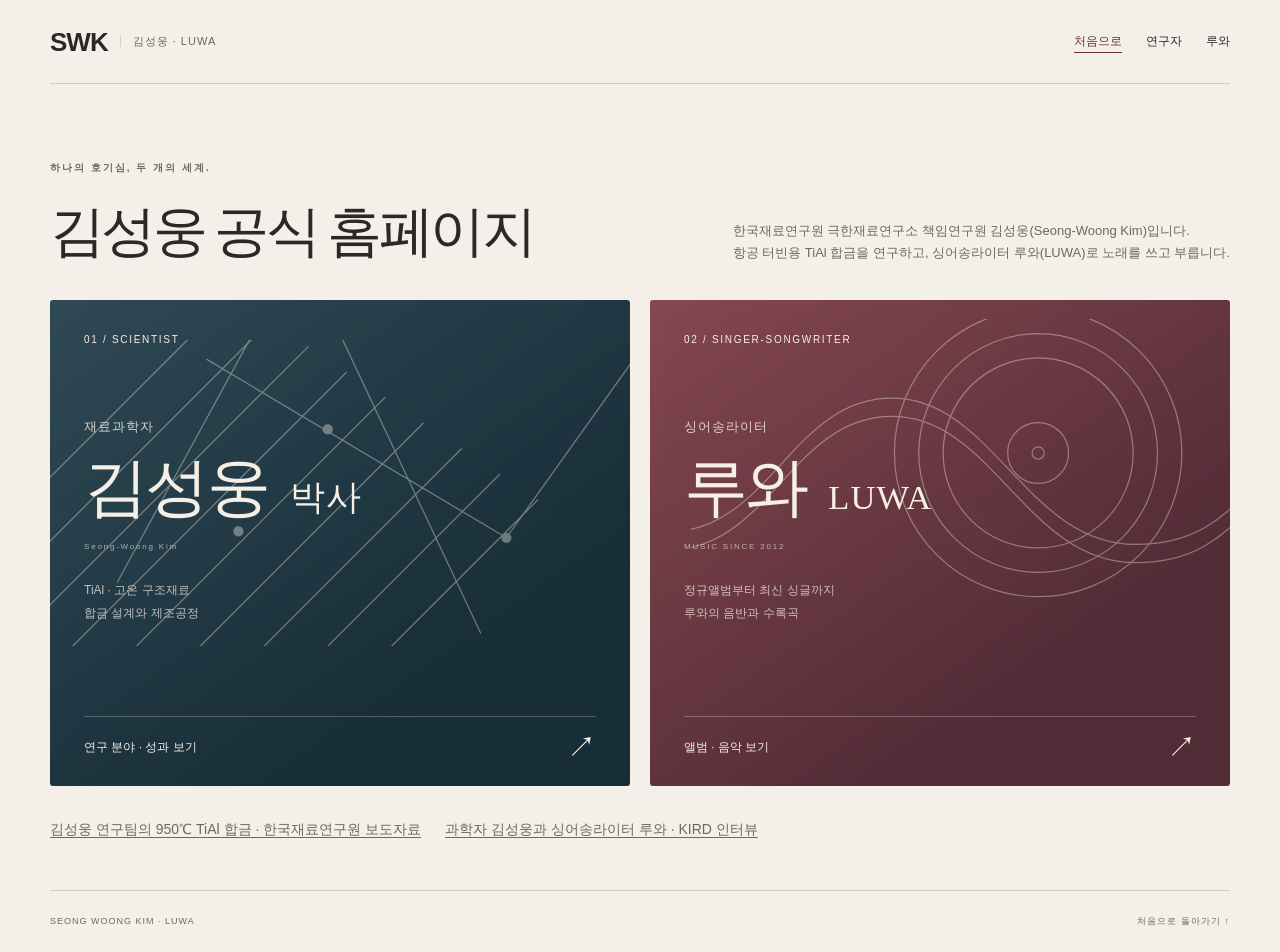
<file: index.html>
<!doctype html><html lang="ko"><head><meta charset="utf-8"><meta name="viewport" content="width=device-width, initial-scale=1, viewport-fit=cover"><meta name="theme-color" content="#f4f0e9"><title>김성웅 공식 홈페이지 | 한국재료연구원 책임연구원 · 싱어송라이터 루와</title><meta name="description" content="한국재료연구원 극한재료연구소 책임연구원 김성웅(Seong-Woong Kim)의 공식 홈페이지입니다. 고온용 TiAl 합금 연구와 대표 논문, 싱어송라이터 루와(LUWA)의 음반과 대표곡을 소개합니다."><link rel="icon" href="[data-uri]"><link rel="stylesheet" href="site.css"><link rel="canonical" href="https://dennis1202kim-dev.github.io/">
<meta property="og:title" content="김성웅 공식 홈페이지 | 한국재료연구원 책임연구원 · 싱어송라이터 루와">
<meta property="og:description" content="한국재료연구원 극한재료연구소 책임연구원 김성웅(Seong-Woong Kim)의 공식 홈페이지입니다. 고온용 TiAl 합금 연구와 대표 논문, 싱어송라이터 루와(LUWA)의 음반과 대표곡을 소개합니다.">
<meta property="og:url" content="https://dennis1202kim-dev.github.io/">
<meta property="og:site_name" content="김성웅 공식 홈페이지">
<style>
.home-sources { flex-wrap: wrap; gap: .45rem 1.5rem; margin-top: 1.25rem; color: var(--muted); font-size: .875rem; line-height: 1.65; }
.home-sources a { text-decoration: underline; text-underline-offset: .2em; }
</style>
<script type="application/ld+json">{"@context":"https://schema.org","@graph":[{"@type":"WebSite","@id":"https://dennis1202kim-dev.github.io/#website","url":"https://dennis1202kim-dev.github.io/","name":"김성웅 공식 홈페이지","alternateName":["김성웅 · LUWA","Seong-Woong Kim · LUWA"],"publisher":{"@id":"https://dennis1202kim-dev.github.io/#person"}},{"@type":"Person","@id":"https://dennis1202kim-dev.github.io/#person","name":"김성웅","alternateName":["Seong-Woong Kim","Seong Woong Kim","루와","LUWA"],"jobTitle":"Principal Researcher","worksFor":{"@type":"Organization","name":"한국재료연구원","alternateName":"Korea Institute of Materials Science","url":"https://www.kims.re.kr/"},"url":"https://dennis1202kim-dev.github.io/","sameAs":["https://music.bugs.co.kr/artist/80135807","https://www.mrs.org/meetings-events/annual-meetings/archive/profile/Seong-Woong-Kim-"],"subjectOf":[{"@type":"Article","url":"https://www.kims.re.kr/v17/bbx/board.php?bx_table=05_01&wr_id=762","headline":"재료硏 김성웅 박사 연구팀, 2025년 세계 1등 기술 선정"},{"@type":"CreativeWork","url":"https://k-club.kird.re.kr/prog/careerLibrary/career/sub02_02_02/view.do?libraryNo=372","name":"[유킴스온더블록] 과학자이자 싱어송라이터의 삶"}]},{"@type":"WebPage","@id":"https://dennis1202kim-dev.github.io/#webpage","url":"https://dennis1202kim-dev.github.io/","name":"김성웅 공식 홈페이지 | 한국재료연구원 책임연구원 · 싱어송라이터 루와","description":"한국재료연구원 극한재료연구소 책임연구원 김성웅(Seong-Woong Kim)의 공식 홈페이지입니다. 고온용 TiAl 합금 연구와 대표 논문, 싱어송라이터 루와(LUWA)의 음반과 대표곡을 소개합니다.","isPartOf":{"@id":"https://dennis1202kim-dev.github.io/#website"},"mainEntity":{"@id":"https://dennis1202kim-dev.github.io/#person"},"inLanguage":["ko","en"]}]}</script>
<script>
// Keep bookmarks from the original one-page site working.
(function () {
  var destinations = {
  "research": "research.html",
  "music": "music.html",
  "research-main": "research.html#research-main",
  "research-name": "research.html#research-name",
  "sci-total": "research.html#sci-total",
  "awards-press-title": "research.html#awards-press-title",
  "minister-award-2026": "research.html#minister-award-2026",
  "minister-award-title": "research.html#minister-award-title",
  "press-coverage-title": "research.html#press-coverage-title",
  "research-figures": "research.html#research-figures",
  "achievements-title": "research.html#achievements-title",
  "research-gallery-title": "research.html#research-gallery-title",
  "research-resources-title": "research.html#research-resources-title",
  "fields-title": "research.html#fields-title",
  "papers-title": "research.html#papers-title",
  "selected-publications": "research.html#selected-publications",
  "publication-notice": "research.html#publication-notice",
  "career-title": "research.html#career-title",
  "patents-title": "research.html#patents-title",
  "research-contact-title": "research.html#research-contact-title",
  "music-main": "music.html#music-main",
  "luwa-name": "music.html#luwa-name",
  "luwa-about-title": "music.html#luwa-about-title",
  "featured-songs": "music.html#featured-songs",
  "featured-songs-title": "music.html#featured-songs-title",
  "discography": "music.html#discography",
  "discography-title": "music.html#discography-title",
  "catalog-search": "music.html#catalog-search",
  "version-filter": "music.html#version-filter",
  "catalog-count": "music.html#catalog-count",
  "expand-all": "music.html#expand-all",
  "no-results": "music.html#no-results",
  "reset-filters": "music.html#reset-filters",
  "music-journey": "music.html#music-journey",
  "music-journey-title": "music.html#music-journey-title",
  "artist-note": "music.html#artist-note",
  "artist-note-title": "music.html#artist-note-title",
  "luwa-connect-title": "music.html#luwa-connect-title"
  };
  function openBookmark() {
    var key;
    try {
      key = decodeURIComponent(location.hash.slice(1));
    } catch (error) {
      return;
    }
    if (!Object.prototype.hasOwnProperty.call(destinations, key)) return;

    // Place the original query before the destination's optional section ID.
    var parts = destinations[key].split("#");
    parts[0] += location.search;
    location.replace(parts.join("#"));
  }
  openBookmark();
  addEventListener("hashchange", openBookmark);
})();
</script></head><body><section id="home" class="screen home-screen"><header class="header wrap split-header"><a class="wordmark" href="./">SWK<span>김성웅 · LUWA</span></a><nav aria-label="주요 메뉴"><a href="./" aria-current="page">처음으로</a><a href="research.html" >연구자</a><a href="music.html" >루와</a></nav></header><main id="home-main" class="wrap home-main"><div class="home-intro"><p class="eyebrow">하나의 호기심, 두 개의 세계.</p><h1>김성웅 공식 홈페이지</h1><p>한국재료연구원 극한재료연구소 책임연구원 김성웅(Seong-Woong Kim)입니다.<br>항공 터빈용 TiAl 합금을 연구하고, 싱어송라이터 루와(LUWA)로 노래를 쓰고 부릅니다.</p></div><div class="portal-grid"><a class="portal research-portal" href="research.html" aria-label="김성웅 박사, 연구 분야와 성과 보기"><span class="portal-label">01 / SCIENTIST</span><svg class="portal-drawing research-drawing" viewBox="0 0 500 240" aria-hidden="true"><g fill="none" stroke="currentColor" stroke-width="1"><path d="M-80 190 145-35M-50 210 175-15M-20 230 205 5M10 250 235 25M40 270 265 45M70 290 295 65M100 310 325 85M130 330 355 105M160 350 385 125"/><path d="m125 15 235 140 100-140M55 190 205-85M340 230 180-110"/></g><g fill="currentColor"><circle cx="220" cy="70" r="4"/><circle cx="360" cy="155" r="4"/><circle cx="150" cy="150" r="4"/></g></svg><div class="portal-name"><span class="portal-role">재료과학자</span><h2>김성웅 <span>박사</span></h2><p class="portal-english">Seong-Woong Kim</p></div><p class="portal-description">TiAl · 고온 구조재료<br>합금 설계와 제조공정</p><span class="portal-action"><span>연구 분야 · 성과 보기</span><span class="portal-arrow" aria-hidden="true">↗</span></span></a><a class="portal musician-portal" href="music.html" aria-label="싱어송라이터 루와 — 발표 앨범과 음악 보기"><span class="portal-label">02 / SINGER-SONGWRITER</span><svg class="portal-drawing music-drawing" viewBox="0 0 500 240" aria-hidden="true"><g fill="none" stroke="currentColor" stroke-width="1"><circle cx="285" cy="110" r="118"/><circle cx="285" cy="110" r="98"/><circle cx="285" cy="110" r="78"/><circle cx="285" cy="110" r="25"/><circle cx="285" cy="110" r="5"/><path d="M-20 175C65 175 82 65 165 65s110 120 200 120 90-75 155-75M-20 190C65 190 82 80 165 80s110 120 200 120 90-75 155-75"/></g></svg><div class="portal-name"><span class="portal-role">싱어송라이터</span><h2>루와 <span>LUWA</span></h2><p class="portal-english">MUSIC SINCE 2012</p></div><p class="portal-description">정규앨범부터 최신 싱글까지<br>루와의 음반과 수록곡</p><span class="portal-action"><span>앨범 · 음악 보기</span><span class="portal-arrow" aria-hidden="true">↗</span></span></a></div>
<nav class="home-sources" aria-label="보도자료와 인터뷰">
  <a href="https://www.kims.re.kr/v17/bbx/board.php?bx_table=05_01&amp;wr_id=762">김성웅 연구팀의 950℃ TiAl 합금 · 한국재료연구원 보도자료</a>
  <a href="https://k-club.kird.re.kr/prog/careerLibrary/career/sub02_02_02/view.do?libraryNo=372">과학자 김성웅과 싱어송라이터 루와 · KIRD 인터뷰</a>
</nav>
</main><footer class="footer wrap split-footer"><p>SEONG WOONG KIM · LUWA</p><a href="./">처음으로 돌아가기 ↑</a></footer></section>
</body></html>
</file>
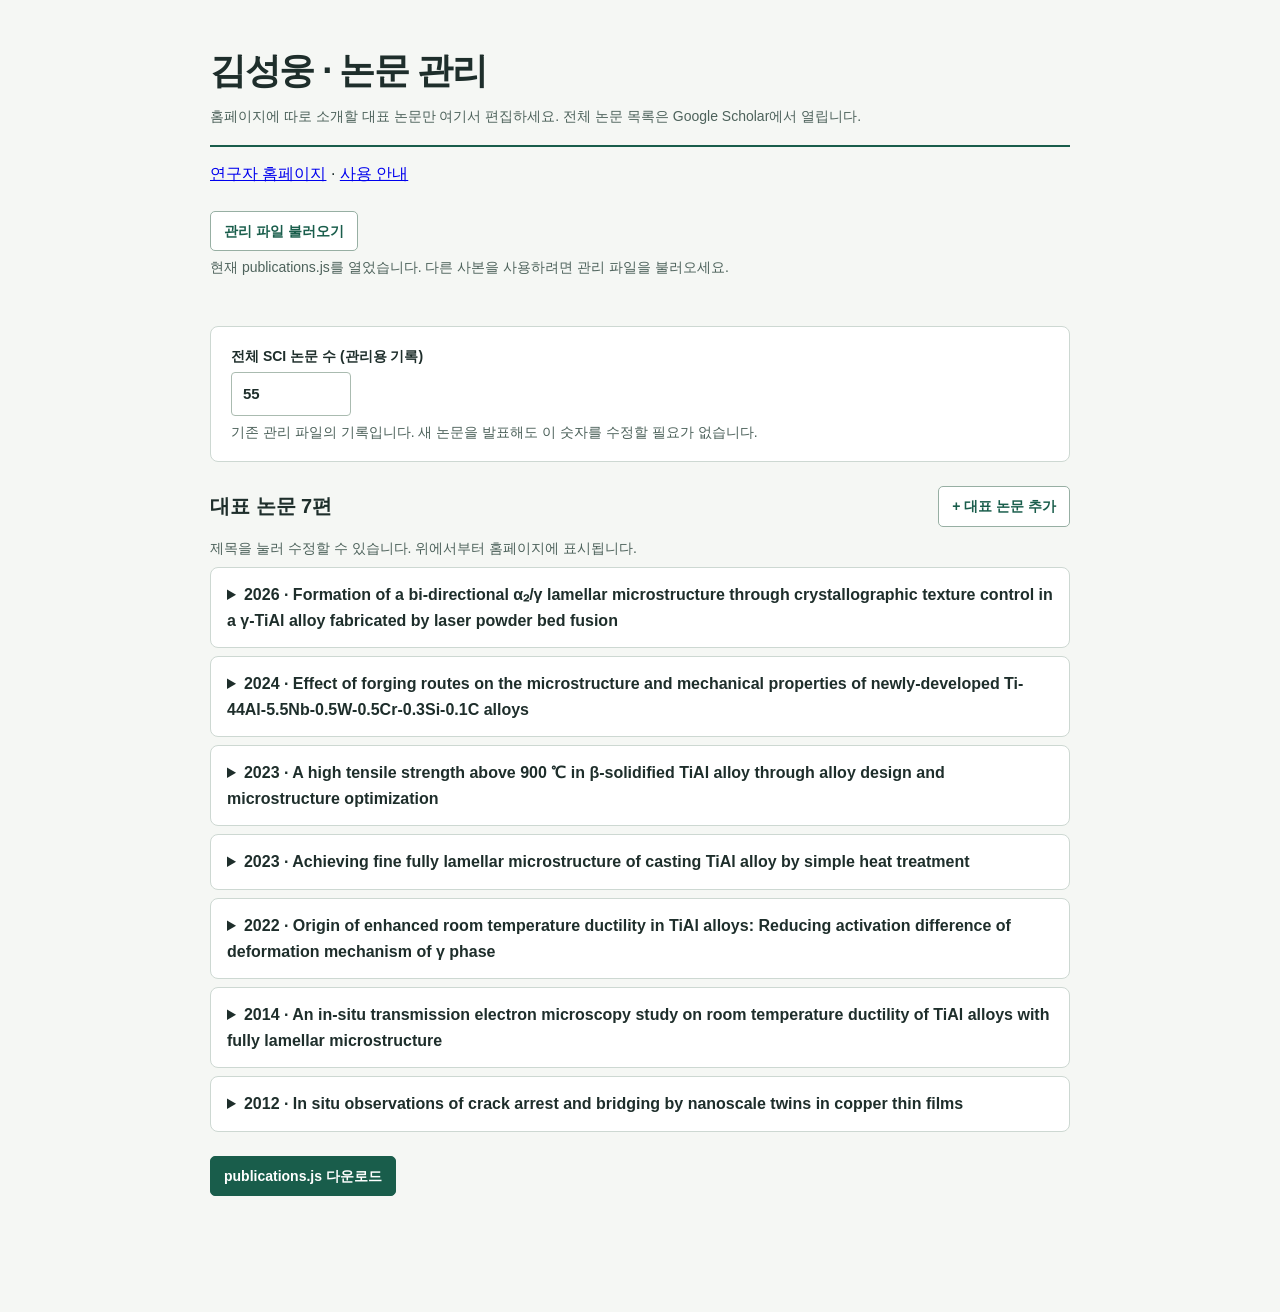
<file: edit-publications.html>
<!doctype html>
<html lang="ko">
<head>
<meta name="robots" content="noindex">
<meta charset="utf-8">
<meta name="viewport" content="width=device-width, initial-scale=1">
<title>논문 관리 · 김성웅</title>
<style>
:root{color-scheme:light;--ink:#1e2e2b;--green:#195d4b;--line:#cdd8d2;--muted:#4d625b}
*{box-sizing:border-box}
body{margin:0;background:#f5f7f4;color:var(--ink);font-family:"Atkinson Hyperlegible Next","Malgun Gothic",sans-serif;line-height:1.6}
main{width:min(100% - 32px,860px);margin:42px auto 80px}
header{border-bottom:2px solid var(--green);padding-bottom:18px}
h1,h2,p{margin:0}h1{font-size:clamp(25px,4vw,36px);letter-spacing:-.04em}h2{font-size:20px}
header p,.hint{color:var(--muted);font-size:14px;margin-top:5px}
section{margin:24px 0}.block,details{border:1px solid var(--line);border-radius:8px;background:white}
.block{padding:18px 20px}.actions,.section-head{display:flex;align-items:center;gap:10px;flex-wrap:wrap}
.section-head{justify-content:space-between;margin-bottom:10px}
button,.upload{font:inherit;font-size:14px;font-weight:600;color:var(--green);background:white;border:1px solid #97afa3;border-radius:5px;padding:8px 13px;cursor:pointer}
button:hover,.upload:hover{background:#edf3ef}.primary{background:var(--green);color:white;border-color:var(--green)}.primary:hover{background:#104435}
button:disabled{opacity:.45;cursor:default}
:focus-visible{outline:3px solid #32886e;outline-offset:2px}
label.field{display:grid;gap:4px;font-size:14px;font-weight:600}
input,textarea{width:100%;border:1px solid #aabbb0;border-radius:4px;padding:9px 11px;font:inherit;font-size:15px;color:var(--ink);background:white}
input[type=number]{max-width:10em}textarea{resize:vertical}#total{max-width:8em}
details{margin:8px 0}summary{cursor:pointer;padding:14px 16px;overflow-wrap:anywhere;font-weight:600}
details[open]>summary{border-bottom:1px solid var(--line)}
.fields{display:grid;gap:14px;padding:18px}.pair{display:grid;grid-template-columns:1fr 1fr;gap:14px}
.toolbar{padding:0 18px 18px}.remove{margin-left:auto}.status{margin:10px 0 0;min-height:1.6em;font-weight:600;overflow-wrap:anywhere}
.error{color:#982e22}fieldset{border:0;padding:0;margin:0;min-width:0}
@media(max-width:560px){main{margin-top:20px}.pair{grid-template-columns:1fr}.remove{margin-left:0}.toolbar button{padding:6px 9px}}
</style>
</head>
<body><main>
<header><h1>김성웅 · 논문 관리</h1><p>홈페이지에 따로 소개할 대표 논문만 여기서 편집하세요. 전체 논문 목록은 Google Scholar에서 열립니다.</p></header>
<nav aria-label="관련 페이지" style="margin-top:14px"><a href="research.html">연구자 홈페이지</a> · <a href="./publications-guide.txt">사용 안내</a></nav>
<section aria-label="관리 파일"><div class="actions">
  <button type="button" id="open-file">관리 파일 불러오기</button>
  <input id="file" type="file" accept=".js" hidden>
</div><p class="hint" id="source-info"></p></section>
<form id="editor">
<fieldset id="controls" disabled>
<section class="block"><label class="field">전체 SCI 논문 수 (관리용 기록)<input id="total" type="number" min="0" step="1" required></label>
<p class="hint">기존 관리 파일의 기록입니다. 새 논문을 발표해도 이 숫자를 수정할 필요가 없습니다.</p></section>
<section><div class="section-head"><h2 id="list-title">대표 논문</h2><button type="button" id="add">+ 대표 논문 추가</button></div>
<p class="hint">제목을 눌러 수정할 수 있습니다. 위에서부터 홈페이지에 표시됩니다.</p>
<div id="papers"></div></section>
<button type="submit" class="primary">publications.js 다운로드</button>
</fieldset></form>
<p class="status" id="status" role="status" aria-live="polite"></p>
</main>
<template id="paper-template">
<details>
<summary></summary>
<div class="fields">
<label class="field">논문 제목<input data-key="title" required></label>
<div class="pair">
<label class="field">저널명<input data-key="journal" required></label>
<label class="field">발표 연도<input data-key="year" type="number" min="1000" max="9999" step="1" required></label>
</div>
<label class="field">DOI 번호 또는 DOI 링크<input data-key="doi" required spellcheck="false" placeholder="10. 또는 https://doi.org/ 로 시작"></label>
<label class="field">연구 요약 (선택)<textarea data-key="summary" rows="2"></textarea></label>
<div class="pair">
<label class="field">권·쪽 또는 논문 번호 (선택)<input data-key="details"></label>
<label class="field">저자 역할 (선택)<input data-key="role"></label>
</div>
<label class="field">기관 저장소 링크 (선택)<input data-key="repository" type="url" spellcheck="false"></label>
</div>
<div class="actions toolbar">
<button type="button" data-action="up">위로 이동</button>
<button type="button" data-action="down">아래로 이동</button>
<button type="button" data-action="remove" class="remove">대표 목록에서 삭제</button>
</div></details>
</template>
<script src="./publications.js"></script>
<script>
(() => {
  "use strict";
  // Both the public page and the offline editor use these rules.
function readDoi(value) {
  let doi = (typeof value === "string" ? value : "").trim();
  const resolver = /^https?:\/\/(?:dx\.)?doi\.org\//i;
  if (resolver.test(doi)) {
    try {
      doi = decodeURIComponent(doi.replace(resolver, ""));
    } catch {
      throw new Error("DOI 주소의 문자 표기를 확인하세요.");
    }
  }
  if (!/^10\.\d{4,9}\/\S+$/u.test(doi)) {
    throw new Error("DOI 번호(10.으로 시작) 또는 doi.org 링크를 입력하세요.");
  }
  return doi;
}

function validate(data) {
  if (!data || !Number.isSafeInteger(data.sciTotal) || data.sciTotal < 0) {
    throw new Error("전체 SCI 논문 수에 0 이상의 정수를 입력하세요.");
  }
  if (!Array.isArray(data.selected)) throw new Error("대표 논문 목록을 확인하세요.");
  const seen = new Set();
  data.selected.forEach((paper, index) => {
    try {
      if (!paper || typeof paper.title !== "string" || !paper.title.trim()) {
        throw new Error("제목을 입력하세요.");
      }
      if (typeof paper.journal !== "string" || !paper.journal.trim()) {
        throw new Error("저널명을 입력하세요.");
      }
      if (!Number.isInteger(paper.year) || paper.year < 1000 || paper.year > 9999) {
        throw new Error("발표 연도를 네 자리 숫자로 입력하세요.");
      }
      const doi = readDoi(paper.doi).toLowerCase();
      if (seen.has(doi)) throw new Error("같은 DOI가 목록에 두 번 들어 있습니다.");
      seen.add(doi);
      for (const key of ["summary", "details", "role", "repository"]) {
        if (paper[key] != null && typeof paper[key] !== "string") {
          throw new Error("선택 항목은 글자로 입력하세요.");
        }
      }
      if (paper.repository && !/^https?:\/\//i.test(paper.repository)) {
        throw new Error("기관 저장소 주소는 https:// 또는 http://로 시작해야 합니다.");
      }
      if (paper.repository) new URL(paper.repository);
    } catch (error) {
      throw new Error("대표 논문 " + (index + 1) + " · " + error.message);
    }
  });
}

  const form = document.getElementById("editor");
  const papers = document.getElementById("papers");
  const total = document.getElementById("total");
  const status = document.getElementById("status");
  const controls = document.getElementById("controls");
  const file = document.getElementById("file");
  const source = document.getElementById("source-info");
  let dirty = false;

  function report(message, error = false) {
    status.classList.toggle("error", error);
    status.textContent = message;
  }

  function markEdited() {
    dirty = true;
    report("수정 중입니다. 완료하면 publications.js를 다운로드하세요.");
  }

  function makeCard(paper) {
    const card = document.getElementById("paper-template").content.firstElementChild.cloneNode(true);
    for (const input of card.querySelectorAll("[data-key]")) {
      input.value = paper[input.dataset.key] ?? "";
    }
    return card;
  }

  function setTitle(card) {
    const title = card.querySelector('[data-key="title"]').value.trim();
    const year = card.querySelector('[data-key="year"]').value;
    card.querySelector("summary").textContent = [year, title || "새 대표 논문"].filter(Boolean).join(" · ");
  }

  function refreshList() {
    const cards = Array.from(papers.children);
    document.getElementById("list-title").textContent = "대표 논문 " + cards.length + "편";
    cards.forEach((card, index) => {
      setTitle(card);
      card.querySelector('[data-action="up"]').disabled = index === 0;
      card.querySelector('[data-action="down"]').disabled = index === cards.length - 1;
    });
  }

  function load(data, message) {
    validate(data);
    const cards = data.selected.map(makeCard);
    total.value = data.sciTotal;
    papers.replaceChildren(...cards);
    refreshList();
    controls.disabled = false;
    source.textContent = message;
    dirty = false;
    report("");
  }

  try {
    load(window.publications, "현재 publications.js를 열었습니다. 다른 사본을 사용하려면 관리 파일을 불러오세요.");
  } catch {
    source.textContent = "저장소에서 받은 최신 publications.js를 불러오세요.";
  }

  document.getElementById("open-file").addEventListener("click", () => file.click());
  file.addEventListener("change", async () => {
    const selected = file.files[0];
    if (!selected) return;
    file.value = "";
    try {
      const text = await selected.text();
      const match = text.trim().match(/^window\.publications\s*=\s*([\s\S]*?)\s*;?$/);
      if (!match) throw new Error("이 홈페이지에서 사용하는 publications.js 파일을 선택하세요.");
      const data = JSON.parse(match[1]);
      validate(data);
      if (dirty && !confirm("불러온 파일로 현재 입력 내용을 교체할까요?")) return;
      load(data, selected.name + " 파일에서 불러왔습니다.");
    } catch (error) {
      source.textContent = "파일을 열 수 없습니다. " + error.message;
    }
  });

  form.addEventListener("input", event => {
    const card = event.target.closest("details");
    if (card) setTitle(card);
    markEdited();
  });
  form.addEventListener("invalid", event => {
    const card = event.target.closest("details");
    if (card) card.open = true;
    report("표시된 입력란을 확인하세요.", true);
  }, true);
  document.getElementById("add").addEventListener("click", () => {
    const card = makeCard({});
    papers.prepend(card);
    card.open = true;
    refreshList();
    markEdited();
    card.querySelector("input").focus();
  });
  papers.addEventListener("click", event => {
    const button = event.target.closest("button[data-action]");
    if (!button) return;
    const card = button.closest("details");
    const action = button.dataset.action;
    if (action === "remove") {
      if (!confirm("이 논문을 홈페이지의 대표 목록에서 삭제할까요?")) return;
      card.remove();
    } else if (action === "up" && card.previousElementSibling) {
      papers.insertBefore(card, card.previousElementSibling);
    } else if (action === "down" && card.nextElementSibling) {
      papers.insertBefore(card.nextElementSibling, card);
    }
    refreshList();
    markEdited();
  });

  form.addEventListener("submit", event => {
    event.preventDefault();
    try {
      const selected = Array.from(papers.children, card => {
        const entry = {};
        for (const input of card.querySelectorAll("[data-key]")) {
          const value = input.value.trim();
          if (value) entry[input.dataset.key] = input.type === "number" ? input.valueAsNumber : value;
        }
        return entry;
      });
      const data = {sciTotal: total.valueAsNumber, selected};
      validate(data);
      selected.forEach(paper => { paper.doi = readDoi(paper.doi); });
      const contents = "window.publications = " + JSON.stringify(data, null, 2) + ";\n";
      const url = URL.createObjectURL(new Blob([contents], {type:"text/javascript;charset=utf-8"}));
      const anchor = document.createElement("a");
      anchor.href = url;
      anchor.download = "publications.js";
      document.body.append(anchor);
      anchor.click();
      anchor.remove();
      setTimeout(() => URL.revokeObjectURL(url), 60000);
      dirty = false;
      report("수정본을 다운로드했습니다. 홈페이지에 반영하려면 받은 파일을 김성웅 박사님의 GitHub 저장소에 publications.js로 반영해야 합니다.");
    } catch (error) {
      report(error.message, true);
    }
  });
  window.addEventListener("beforeunload", event => {
    if (dirty) { event.preventDefault(); event.returnValue = ""; }
  });
})();
</script>
</body></html>
</file>
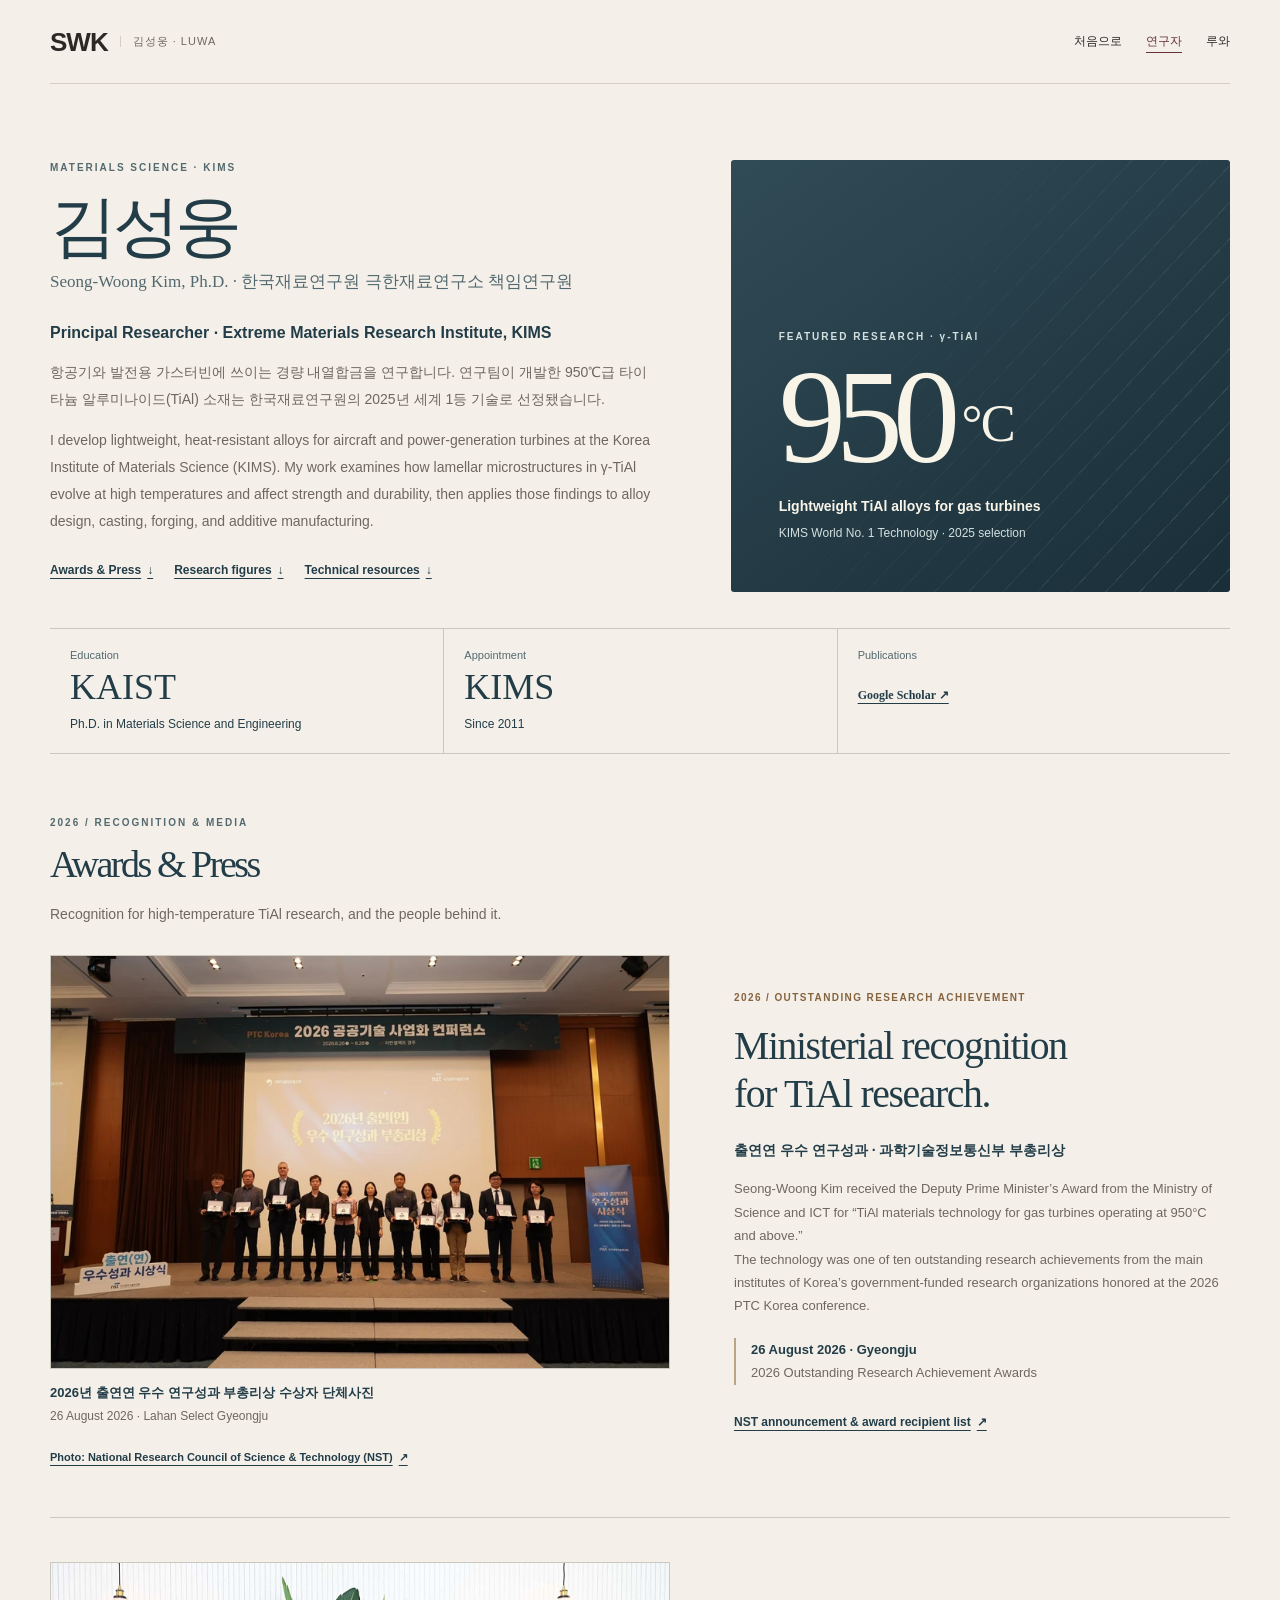
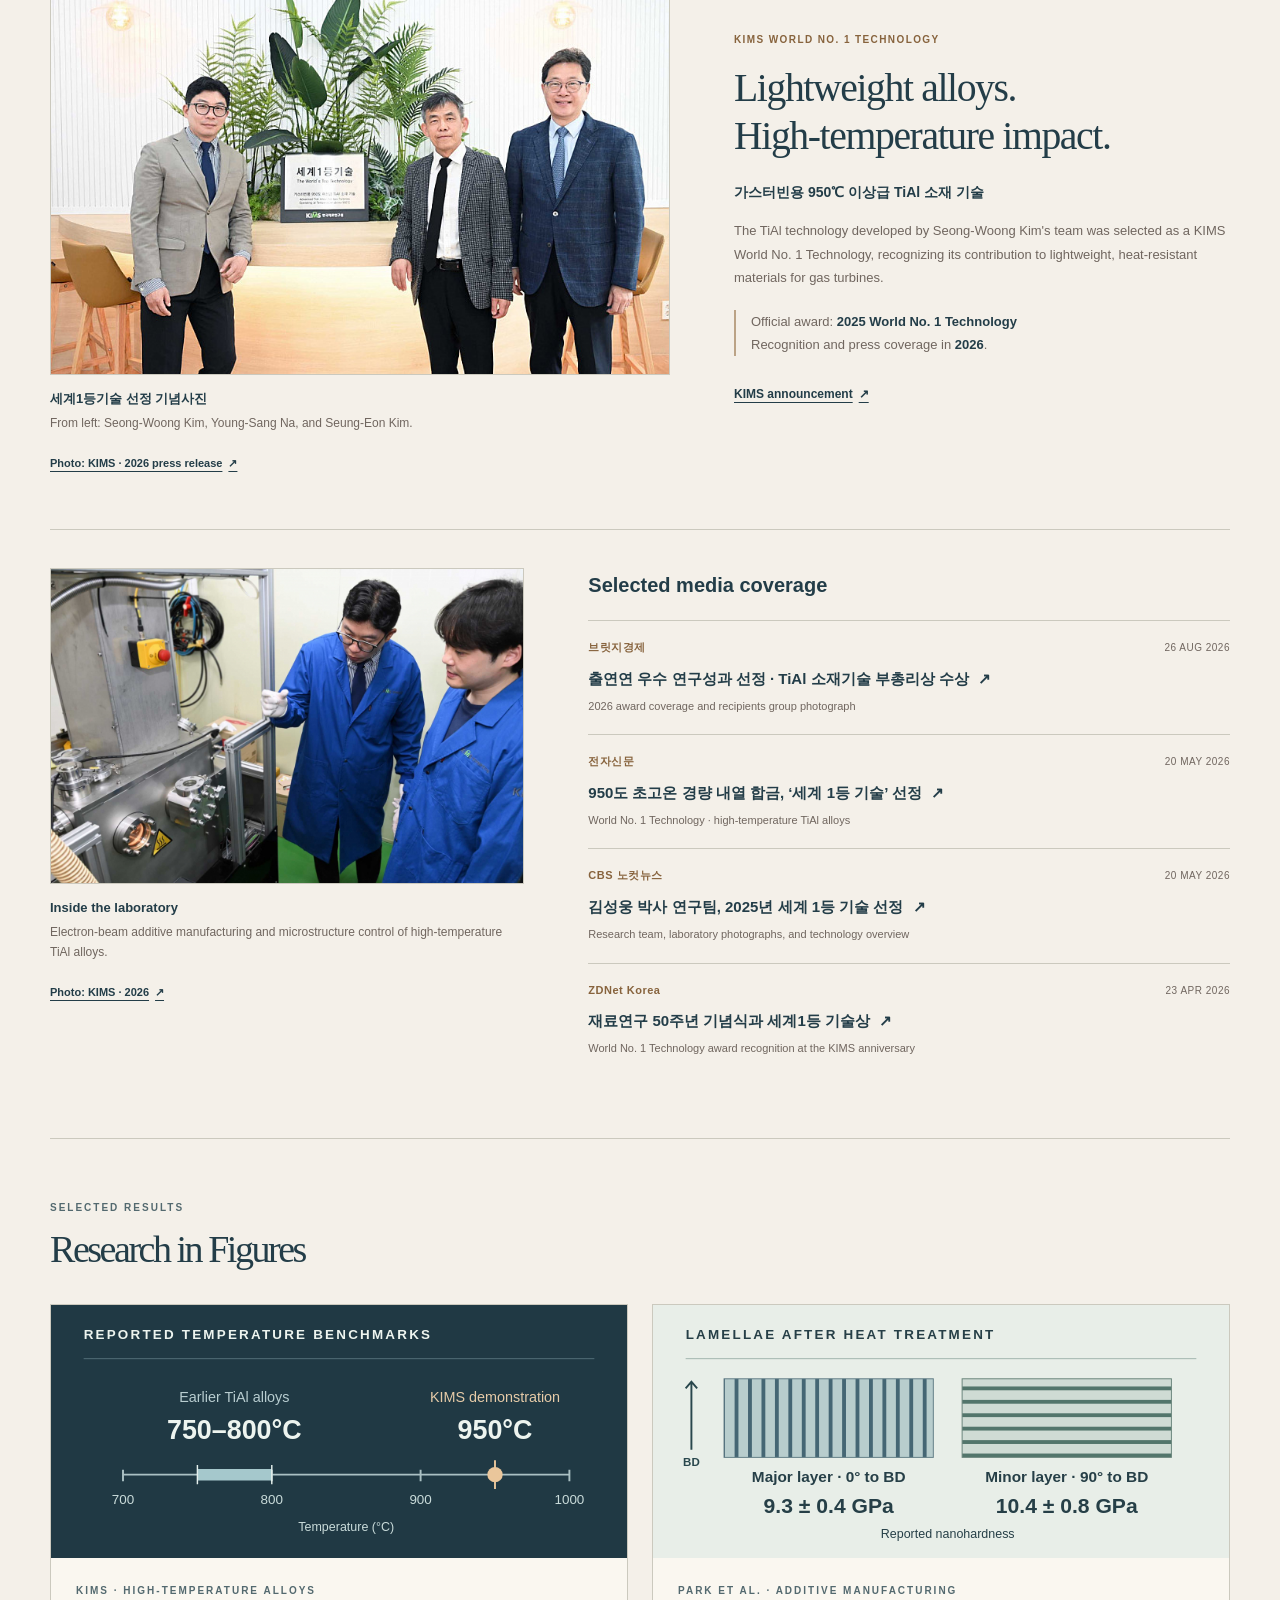
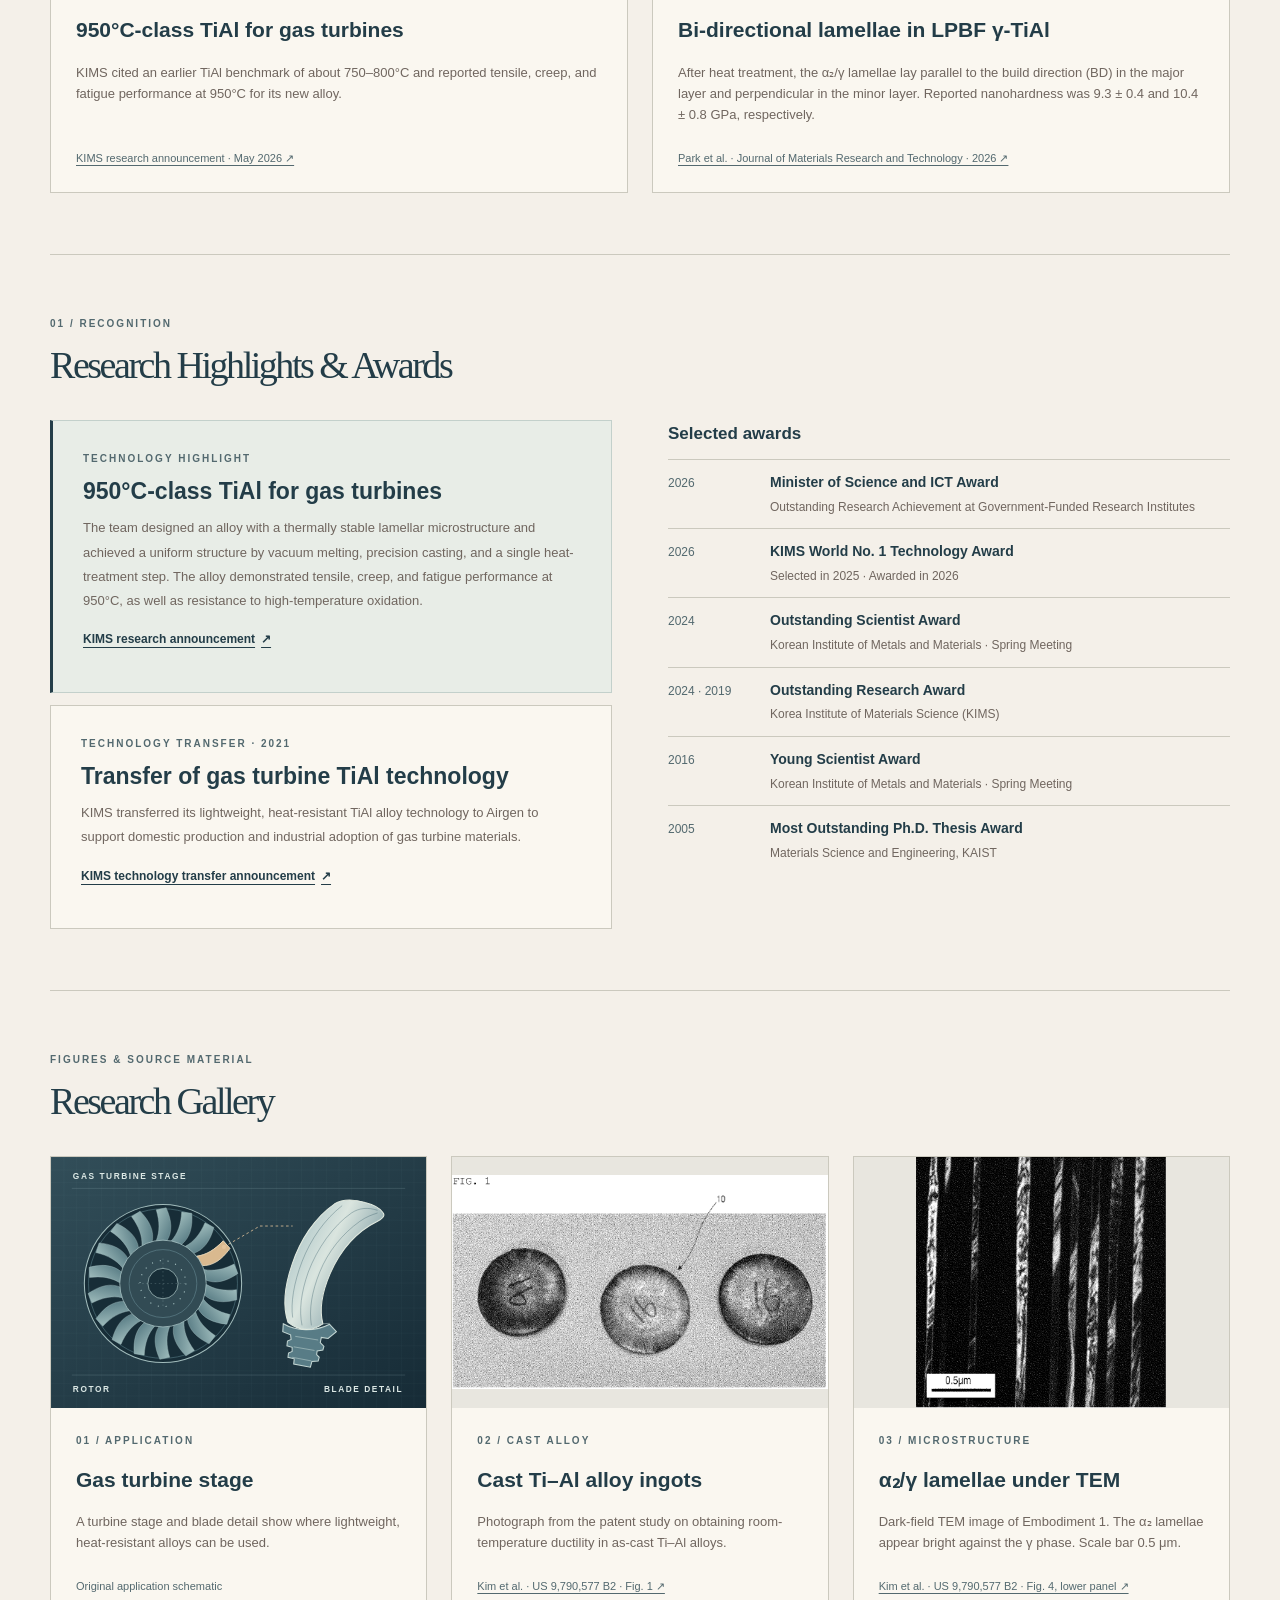
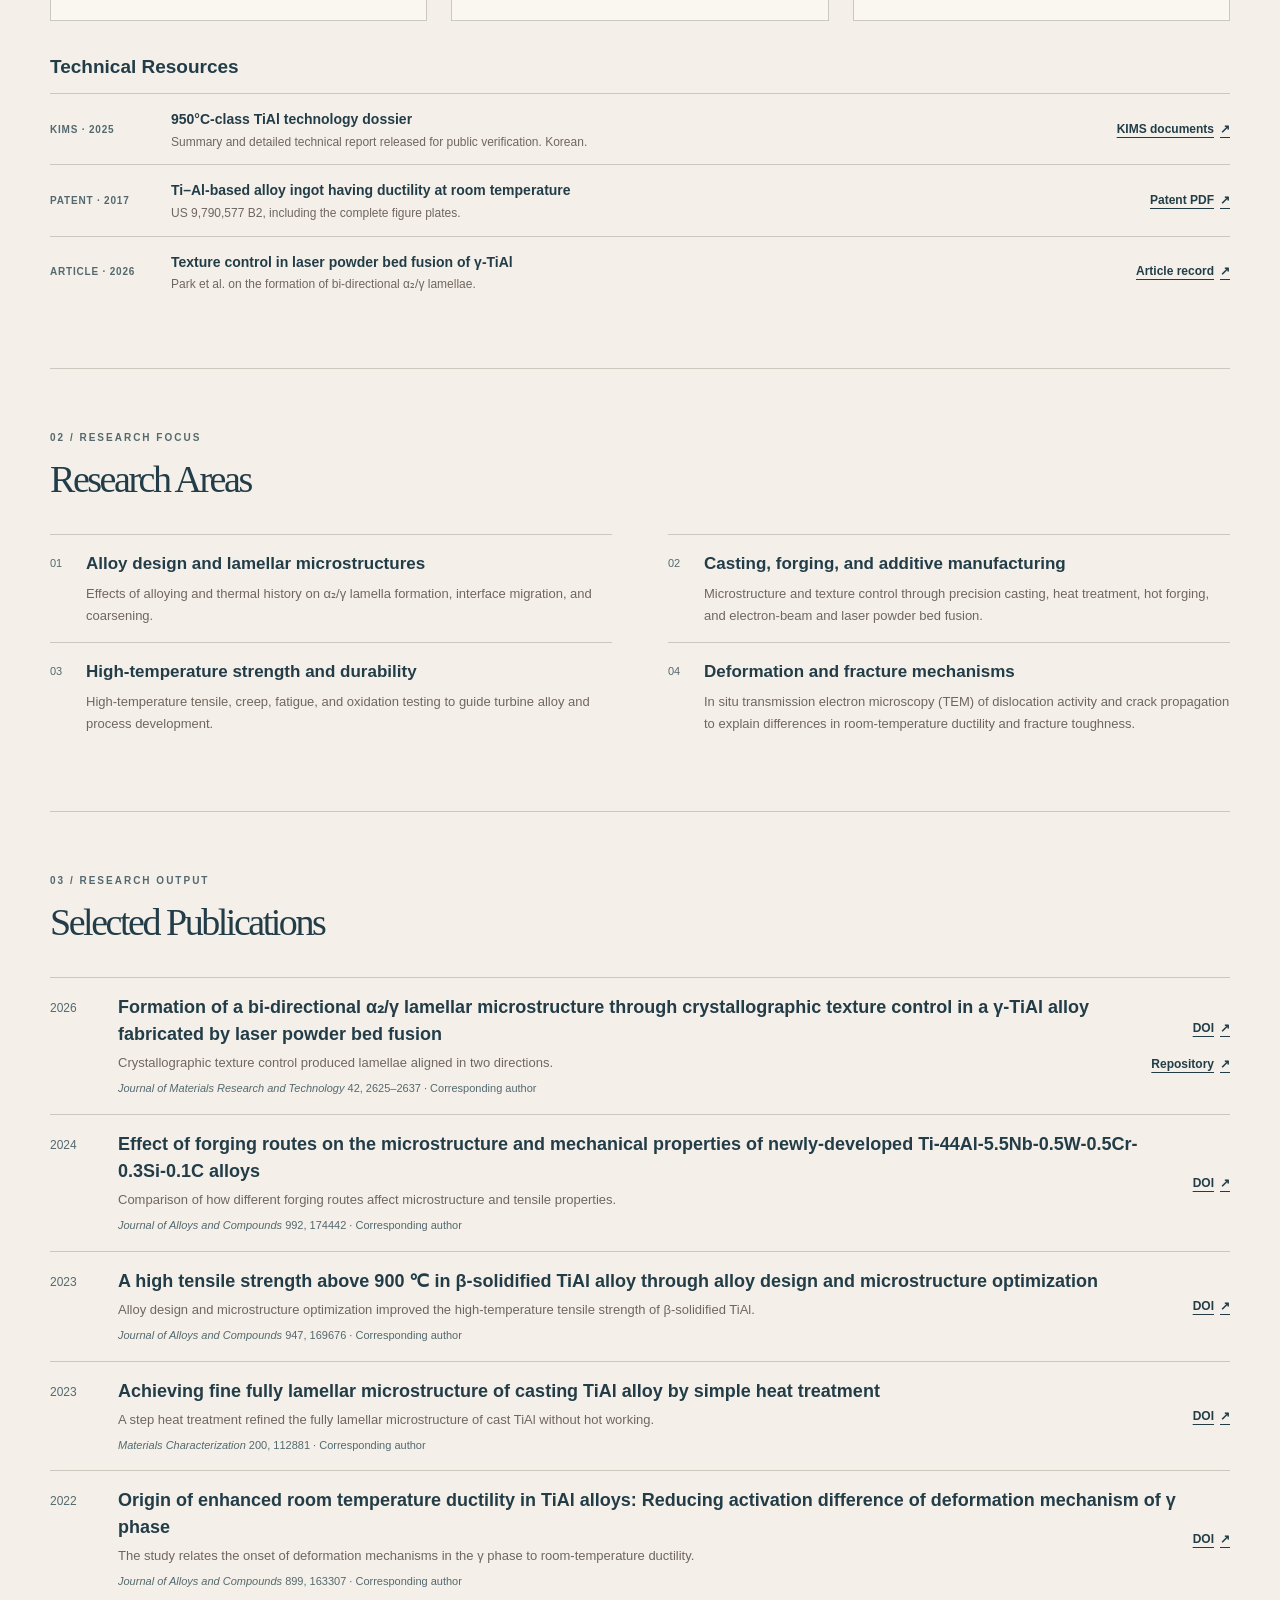
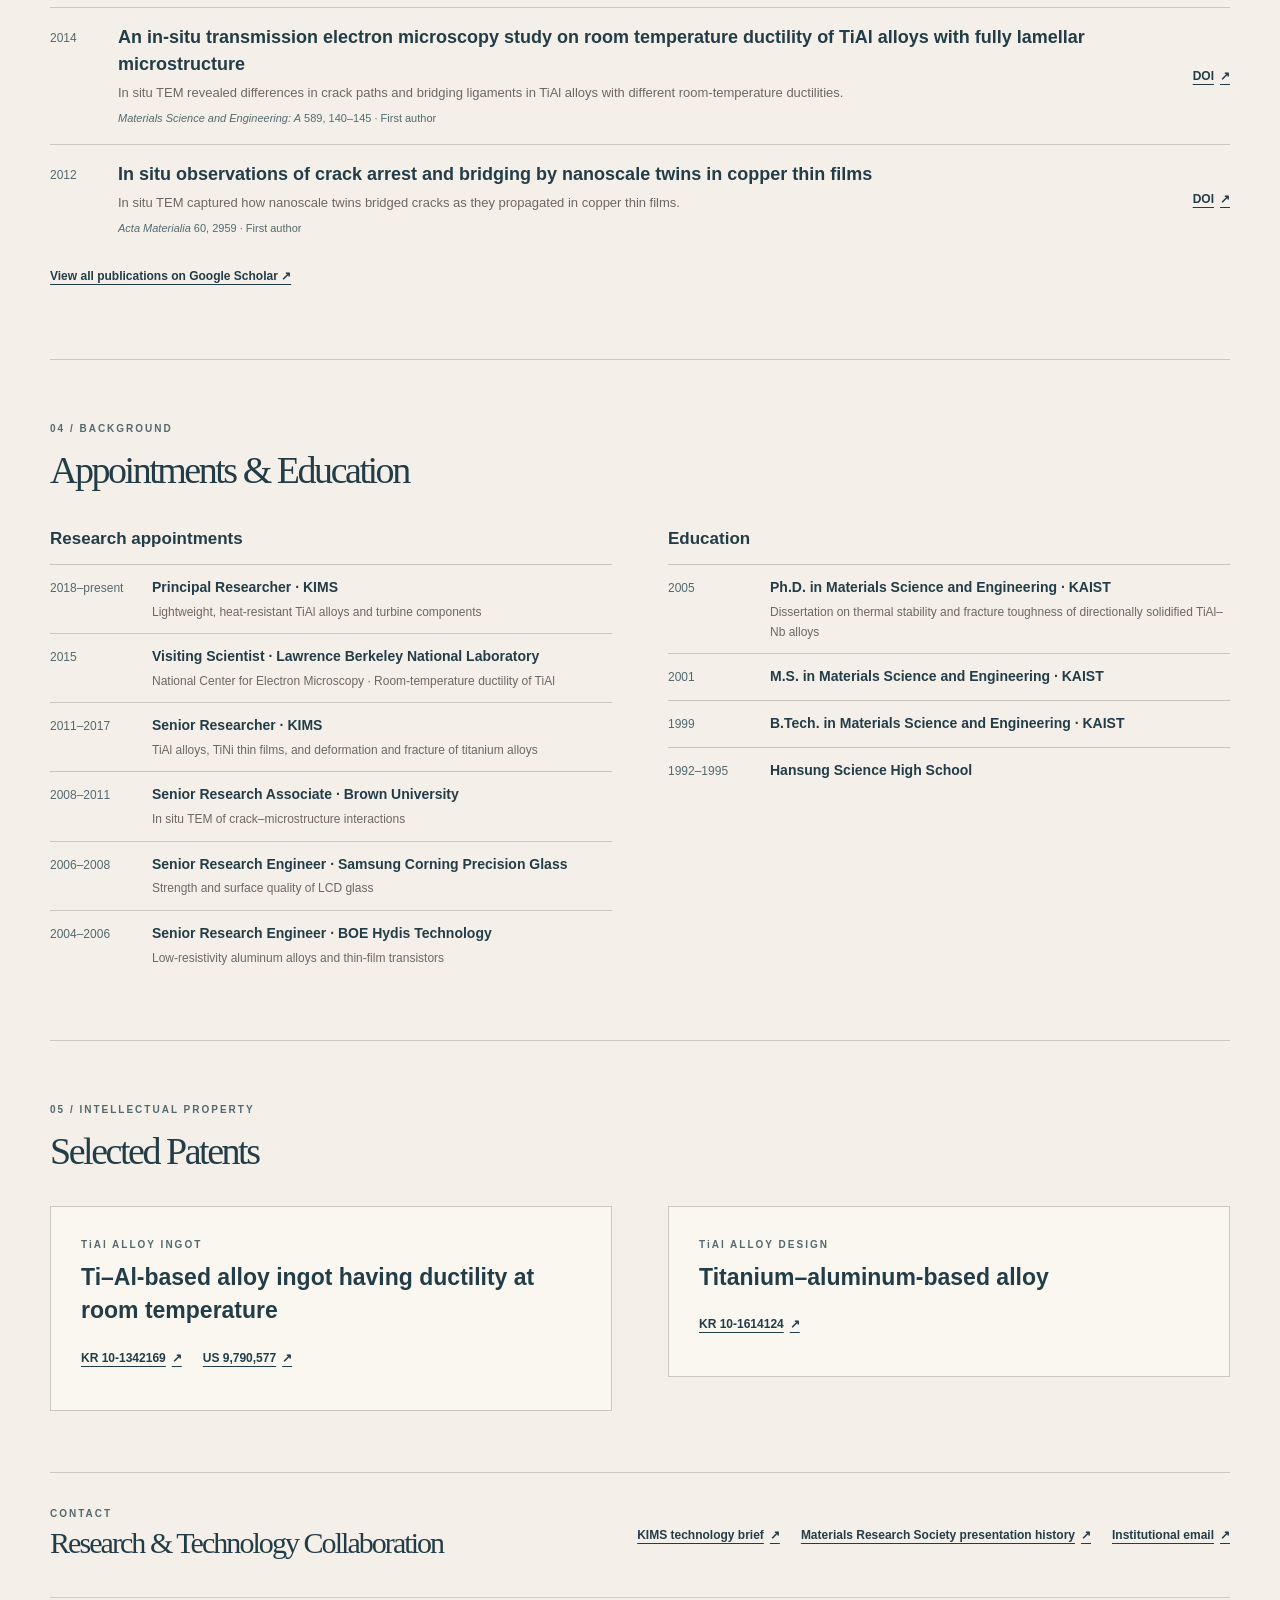
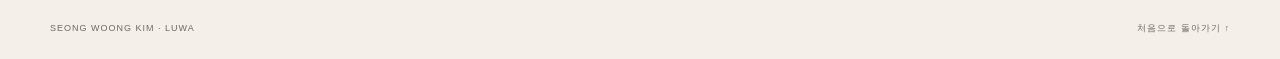
<file: research.html>
<!doctype html><html lang="ko"><head><meta charset="utf-8"><meta name="viewport" content="width=device-width, initial-scale=1, viewport-fit=cover"><meta name="theme-color" content="#f4f0e9"><title>김성웅 박사 (Seong-Woong Kim) | 한국재료연구원 KIMS · TiAl 연구</title><meta name="description" content="한국재료연구원 김성웅 박사(Seong-Woong Kim)의 연구자 프로필입니다. 항공·발전용 터빈의 경량 내열 TiAl 합금, 950℃급 소재 연구 성과, 대표 논문과 수상 이력을 소개합니다."><link rel="icon" href="assets/images/site-icon.6f2a3c347e8e.svg"><link rel="stylesheet" href="site.css"><link rel="canonical" href="https://dennis1202kim-dev.github.io/research.html">
<meta property="og:title" content="김성웅 박사 (Seong-Woong Kim) | 한국재료연구원 KIMS · TiAl 연구">
<meta property="og:description" content="한국재료연구원 김성웅 박사(Seong-Woong Kim)의 연구자 프로필입니다. 항공·발전용 터빈의 경량 내열 TiAl 합금, 950℃급 소재 연구 성과, 대표 논문과 수상 이력을 소개합니다.">
<meta property="og:url" content="https://dennis1202kim-dev.github.io/research.html">
<script type="application/ld+json">{"@context":"https://schema.org","@graph":[{"@type":"Person","@id":"https://dennis1202kim-dev.github.io/#person","name":"김성웅","alternateName":["Seong-Woong Kim","Seong Woong Kim","루와","LUWA"],"jobTitle":"Principal Researcher","worksFor":{"@type":"Organization","name":"한국재료연구원","alternateName":"Korea Institute of Materials Science","url":"https://www.kims.re.kr/"},"url":"https://dennis1202kim-dev.github.io/","sameAs":["https://music.bugs.co.kr/artist/80135807","https://www.mrs.org/meetings-events/annual-meetings/archive/profile/Seong-Woong-Kim-"]},{"@type":"ProfilePage","@id":"https://dennis1202kim-dev.github.io/research.html#webpage","url":"https://dennis1202kim-dev.github.io/research.html","name":"김성웅 박사 (Seong-Woong Kim) | 한국재료연구원 KIMS · TiAl 연구","description":"한국재료연구원 김성웅 박사(Seong-Woong Kim)의 연구자 프로필입니다. 항공·발전용 터빈의 경량 내열 TiAl 합금, 950℃급 소재 연구 성과, 대표 논문과 수상 이력을 소개합니다.","isPartOf":{"@id":"https://dennis1202kim-dev.github.io/#website"},"mainEntity":{"@id":"https://dennis1202kim-dev.github.io/#person"},"inLanguage":["ko","en"]}]}</script>
</head><body><section id="research" class="screen detail-screen"><header class="header wrap split-header"><a class="wordmark" href="./">SWK<span>김성웅 · LUWA</span></a><nav aria-label="주요 메뉴"><a href="./" >처음으로</a><a href="research.html" aria-current="page">연구자</a><a href="music.html" >루와</a></nav></header><main id="research-main" lang="en">
  <section class="research-hero wrap" aria-labelledby="research-name">
    <div class="research-intro">
      <p class="eyebrow">MATERIALS SCIENCE · KIMS</p>
      <h1 id="research-name" lang="ko">김성웅</h1>
      <p class="research-name-ko" lang="ko"><span lang="en">Seong-Woong Kim, Ph.D.</span> · 한국재료연구원 극한재료연구소 책임연구원</p>
      <p class="research-affiliation">Principal Researcher · Extreme Materials Research Institute, KIMS</p>
      <p class="research-lead" lang="ko">항공기와 발전용 가스터빈에 쓰이는 경량 내열합금을 연구합니다. 연구팀이 개발한 950℃급 타이타늄 알루미나이드(TiAl) 소재는 한국재료연구원의 2025년 세계 1등 기술로 선정됐습니다.</p>
      <p class="research-lead">I develop lightweight, heat-resistant alloys for aircraft and power-generation turbines at the Korea Institute of Materials Science (KIMS). My work examines how lamellar microstructures in γ-TiAl evolve at high temperatures and affect strength and durability, then applies those findings to alloy design, casting, forging, and additive manufacturing.</p>
      <div class="research-quick-links" role="group" aria-label="Explore the research">
        <a class="research-link" href="#awards-press-title">Awards &amp; Press <span aria-hidden="true">↓</span></a>
        <a class="research-link" href="#research-figures">Research figures <span aria-hidden="true">↓</span></a>
        <a class="research-link" href="#research-resources-title">Technical resources <span aria-hidden="true">↓</span></a>
      </div>
    </div>
    <div class="research-temperature">
      <div class="research-temperature-content">
        <p class="eyebrow">FEATURED RESEARCH · γ-TiAl</p>
        <p class="temperature-value">950<span>°C</span></p>
        <p class="temperature-label">Lightweight TiAl alloys for gas turbines</p>
        <p class="temperature-award">KIMS World No. 1 Technology · 2025 selection</p>
      </div>
    </div>
  </section>

  <dl class="research-facts wrap">
    <div><dt>Education</dt><dd>KAIST <span>Ph.D. in Materials Science and Engineering</span></dd></div>
    <div><dt>Appointment</dt><dd>KIMS <span>Since 2011</span></dd></div>
    <div><dt>Publications</dt><dd id="sci-total"><a class="research-link" href="https://scholar.google.com/citations?user=UaGUqvUAAAAJ&amp;hl=en&amp;sortby=pubdate" target="_blank" rel="noopener noreferrer" aria-label="View all publications on Google Scholar (opens in a new tab)">Google Scholar ↗</a></dd></div>
  </dl>

  <section class="research-block wrap research-press" aria-labelledby="awards-press-title">
    <div class="research-section-title">
      <p class="eyebrow">2026 / RECOGNITION &amp; MEDIA</p>
      <h2 id="awards-press-title">Awards &amp; Press</h2>
      <p class="press-section-intro">Recognition for high-temperature TiAl research, and the people behind it.</p>
    </div>
    <div class="press-feature-grid press-minister-award" id="minister-award-2026" aria-labelledby="minister-award-title">
      <figure class="press-award-photo">
        <a href="https://www.nst.re.kr/DATA/bbs/16/20260826145530695_skdSmjDR.jpg" target="_blank" rel="noopener noreferrer" aria-label="Open full-size 2026 Deputy Prime Minister's Award recipients group photograph">
          <img src="assets/research/deputy-prime-minister-award-800.3c35da44a163.webp" srcset="assets/research/deputy-prime-minister-award-480.0f98cd5d2518.webp 480w, assets/research/deputy-prime-minister-award-800.3c35da44a163.webp 800w, assets/research/deputy-prime-minister-award-1200.0787875ea73f.webp 1200w, assets/research/deputy-prime-minister-award-1600.8d59a0aa0679.jpg 1600w" sizes="auto, (max-width: 760px) calc(100vw - 44px), (max-width: 1280px) 50vw, 620px" width="1600" height="1067" loading="lazy" decoding="async" alt="Group photograph of the 2026 outstanding government-funded research achievement Deputy Prime Minister's Award recipients at PTC Korea in Gyeongju.">
        </a>
        <figcaption>
          <strong lang="ko">2026년 출연연 우수 연구성과 부총리상 수상자 단체사진</strong>
          <p><time datetime="2026-08-26">26 August 2026</time> · Lahan Select Gyeongju</p>
          <a class="research-link" href="https://www.nst.re.kr/www/selectBbsNttView.do?bbsNo=16&amp;key=57&amp;nttNo=51903" target="_blank" rel="noopener noreferrer">Photo: National Research Council of Science &amp; Technology (NST) <span aria-hidden="true">↗</span></a>
        </figcaption>
      </figure>
      <div class="press-feature-copy">
        <p class="press-award-label">2026 / OUTSTANDING RESEARCH ACHIEVEMENT</p>
        <h3 id="minister-award-title">Ministerial recognition<br>for TiAl research.</h3>
        <p class="press-award-name" lang="ko">출연연 우수 연구성과 · 과학기술정보통신부 부총리상</p>
        <p>Seong-Woong Kim received the Deputy Prime Minister’s Award from the Ministry of Science and ICT for “TiAl materials technology for gas turbines operating at 950°C and above.”</p>
        <p>The technology was one of ten outstanding research achievements from the main institutes of Korea’s government-funded research organizations honored at the 2026 PTC Korea conference.</p>
        <p class="press-year-note"><strong>26 August 2026 · Gyeongju</strong><br>2026 Outstanding Research Achievement Awards</p>
        <a class="research-link" href="https://www.nst.re.kr/www/selectBbsNttView.do?bbsNo=16&amp;key=57&amp;nttNo=51903" target="_blank" rel="noopener noreferrer">NST announcement &amp; award recipient list <span aria-hidden="true">↗</span></a>
      </div>
    </div>
    <div class="press-feature-grid">
      <figure class="press-award-photo">
        <a href="award-world-no1-2026.jpg" target="_blank" rel="noopener noreferrer" aria-label="Open full-size World No. 1 Technology recognition photo">
          <img src="award-world-no1-2026.jpg" width="800" height="532" loading="lazy" decoding="async" alt="KIMS World No. 1 Technology recognition photo: Seong-Woong Kim on the left, Young-Sang Na in the center, and Seung-Eon Kim on the right, beside the award plaque.">
        </a>
        <figcaption>
          <strong lang="ko">세계1등기술 선정 기념사진</strong>
          <p>From left: Seong-Woong Kim, Young-Sang Na, and Seung-Eon Kim.</p>
          <a class="research-link" href="https://www.kims.re.kr/v17/bbx/board.php?bx_table=05_01&amp;wr_id=762" target="_blank" rel="noopener noreferrer">Photo: KIMS · 2026 press release <span aria-hidden="true">↗</span></a>
        </figcaption>
      </figure>
      <div class="press-feature-copy">
        <p class="press-award-label">KIMS WORLD NO. 1 TECHNOLOGY</p>
        <h3>Lightweight alloys.<br>High-temperature impact.</h3>
        <p class="press-award-name" lang="ko">가스터빈용 950℃ 이상급 TiAl 소재 기술</p>
        <p>The TiAl technology developed by Seong-Woong Kim's team was selected as a KIMS World No. 1 Technology, recognizing its contribution to lightweight, heat-resistant materials for gas turbines.</p>
        <p class="press-year-note">Official award: <strong>2025 World No. 1 Technology</strong><br>Recognition and press coverage in <strong>2026</strong>.</p>
        <a class="research-link" href="https://www.kims.re.kr/v17/bbx/board.php?bx_table=05_01&amp;wr_id=762" target="_blank" rel="noopener noreferrer">KIMS announcement <span aria-hidden="true">↗</span></a>
      </div>
    </div>
    <div class="press-secondary-grid">
      <figure class="press-lab-photo">
        <a href="research-ebm-team-2026.jpg" target="_blank" rel="noopener noreferrer" aria-label="Open full-size electron-beam additive manufacturing research photo">
          <img src="research-ebm-team-2026.jpg" width="600" height="399" loading="lazy" decoding="async" alt="Seong-Woong Kim and a colleague examining an electron-beam additive manufacturing system during TiAl alloy research.">
        </a>
        <figcaption>
          <strong>Inside the laboratory</strong>
          <p>Electron-beam additive manufacturing and microstructure control of high-temperature TiAl alloys.</p>
          <a class="research-link" href="https://www.kims.re.kr/v17/bbx/board.php?bx_table=05_01&amp;wr_id=762" target="_blank" rel="noopener noreferrer">Photo: KIMS · 2026 <span aria-hidden="true">↗</span></a>
        </figcaption>
      </figure>
      <div class="press-coverage" aria-labelledby="press-coverage-title">
        <h3 id="press-coverage-title">Selected media coverage</h3>
        <a class="press-story" href="https://viva100.com/article/20260826501109" target="_blank" rel="noopener noreferrer">
          <span class="press-story-meta"><strong lang="ko">브릿지경제</strong><time datetime="2026-08-26">26 AUG 2026</time></span>
          <span class="press-story-title" lang="ko">출연연 우수 연구성과 선정 · TiAl 소재기술 부총리상 수상 <span aria-hidden="true">↗</span></span>
          <span class="press-story-subtitle">2026 award coverage and recipients group photograph</span>
        </a>
        <a class="press-story" href="https://www.etnews.com/20260520000097" target="_blank" rel="noopener noreferrer">
          <span class="press-story-meta"><strong lang="ko">전자신문</strong><time datetime="2026-05-20">20 MAY 2026</time></span>
          <span class="press-story-title" lang="ko">950도 초고온 경량 내열 합금, ‘세계 1등 기술’ 선정 <span aria-hidden="true">↗</span></span>
          <span class="press-story-subtitle">World No. 1 Technology · high-temperature TiAl alloys</span>
        </a>
        <a class="press-story" href="https://www.nocutnews.co.kr/news/6520019" target="_blank" rel="noopener noreferrer">
          <span class="press-story-meta"><strong lang="ko">CBS 노컷뉴스</strong><time datetime="2026-05-20">20 MAY 2026</time></span>
          <span class="press-story-title" lang="ko">김성웅 박사 연구팀, 2025년 세계 1등 기술 선정 <span aria-hidden="true">↗</span></span>
          <span class="press-story-subtitle">Research team, laboratory photographs, and technology overview</span>
        </a>
        <a class="press-story" href="https://zdnet.co.kr/view/?no=20260423170805" target="_blank" rel="noopener noreferrer">
          <span class="press-story-meta"><strong>ZDNet Korea</strong><time datetime="2026-04-23">23 APR 2026</time></span>
          <span class="press-story-title" lang="ko">재료연구 50주년 기념식과 세계1등 기술상 <span aria-hidden="true">↗</span></span>
          <span class="press-story-subtitle">World No. 1 Technology award recognition at the KIMS anniversary</span>
        </a>
      </div>
    </div>
  </section>

  <section class="research-block wrap" aria-labelledby="research-figures">
    <div class="research-section-title">
      <p class="eyebrow">SELECTED RESULTS</p>
      <h2 id="research-figures">Research in Figures</h2>
    </div>
    <div class="research-gallery research-result-grid">
      <figure>
        <a class="research-figure-image" href="tial-temperature-benchmarks.svg" target="_blank" rel="noopener noreferrer" aria-label="Open full-size TiAl temperature benchmark chart">
          <img src="tial-temperature-benchmarks.svg" width="600" height="264" loading="lazy" decoding="async" alt="Earlier TiAl benchmark of 750–800°C and the KIMS research demonstration at 950°C, plotted on the same temperature scale.">
        </a>
        <figcaption>
          <p class="eyebrow">KIMS · HIGH-TEMPERATURE ALLOYS</p>
          <h3>950°C-class TiAl for gas turbines</h3>
          <p>KIMS cited an earlier TiAl benchmark of about 750–800°C and reported tensile, creep, and fatigue performance at 950°C for its new alloy.</p>
          <p class="research-figure-credit"><a href="https://www.kims.re.kr/v17/bbx/board.php?bx_table=05_01&amp;wr_id=762" target="_blank" rel="noopener noreferrer">KIMS research announcement · May 2026 ↗</a></p>
        </figcaption>
      </figure>
      <figure>
        <a class="research-figure-image" href="lpbf-tial-lamellae-orientation.svg" target="_blank" rel="noopener noreferrer" aria-label="Open full-size LPBF TiAl lamellar orientation schematic">
          <img src="lpbf-tial-lamellae-orientation.svg" width="600" height="264" loading="lazy" decoding="async" alt="Orientation schematic of α₂/γ lamellae in two LPBF TiAl layers. The major layer is parallel to the build direction and the minor layer is perpendicular.">
        </a>
        <figcaption>
          <p class="eyebrow">PARK ET AL. · ADDITIVE MANUFACTURING</p>
          <h3>Bi-directional lamellae in LPBF γ-TiAl</h3>
          <p>After heat treatment, the α₂/γ lamellae lay parallel to the build direction (BD) in the major layer and perpendicular in the minor layer. Reported nanohardness was 9.3 ± 0.4 and 10.4 ± 0.8 GPa, respectively.</p>
          <p class="research-figure-credit"><a href="https://kumoh.scholarworks.kr/item/23f1aafe-48c0-4367-9dc1-4692bcb59355" target="_blank" rel="noopener noreferrer">Park et al. · Journal of Materials Research and Technology · 2026 ↗</a></p>
        </figcaption>
      </figure>
    </div>
  </section>

  <section class="research-block wrap" aria-labelledby="achievements-title">
    <div class="research-section-title">
      <p class="eyebrow">01 / RECOGNITION</p>
      <h2 id="achievements-title">Research Highlights &amp; Awards</h2>
    </div>
    <div class="research-columns">
      <div class="research-works">
        <article class="research-work research-work-feature">
          <p class="eyebrow">TECHNOLOGY HIGHLIGHT</p>
          <h3>950°C-class TiAl for gas turbines</h3>
          <p>The team designed an alloy with a thermally stable lamellar microstructure and achieved a uniform structure by vacuum melting, precision casting, and a single heat-treatment step. The alloy demonstrated tensile, creep, and fatigue performance at 950°C, as well as resistance to high-temperature oxidation.</p>
          <a class="research-link" href="https://www.kims.re.kr/v17/bbx/board.php?bx_table=05_01&amp;wr_id=762" target="_blank" rel="noopener noreferrer">KIMS research announcement <span aria-hidden="true">↗</span></a>
        </article>
        <article class="research-work">
          <p class="eyebrow">TECHNOLOGY TRANSFER · 2021</p>
          <h3>Transfer of gas turbine TiAl technology</h3>
          <p>KIMS transferred its lightweight, heat-resistant TiAl alloy technology to Airgen to support domestic production and industrial adoption of gas turbine materials.</p>
          <a class="research-link" href="https://www.kims.re.kr/v17/bbx/board.php?bx_table=05_01&amp;wr_id=477" target="_blank" rel="noopener noreferrer">KIMS technology transfer announcement <span aria-hidden="true">↗</span></a>
        </article>
      </div>
      <div class="research-honors">
        <h3 class="research-subheading">Selected awards</h3>
        <ul class="research-list">
          <li><time>2026</time><div><strong>Minister of Science and ICT Award</strong><span>Outstanding Research Achievement at Government-Funded Research Institutes</span></div></li>
          <li><time>2026</time><div><strong>KIMS World No. 1 Technology Award</strong><span>Selected in 2025 · Awarded in 2026</span></div></li>
          <li><time>2024</time><div><strong lang="en">Outstanding Scientist Award</strong><span>Korean Institute of Metals and Materials · Spring Meeting</span></div></li>
          <li><span class="research-date">2024 · 2019</span><div><strong>Outstanding Research Award</strong><span>Korea Institute of Materials Science (KIMS)</span></div></li>
          <li><time>2016</time><div><strong lang="en">Young Scientist Award</strong><span>Korean Institute of Metals and Materials · Spring Meeting</span></div></li>
          <li><time>2005</time><div><strong>Most Outstanding Ph.D. Thesis Award</strong><span>Materials Science and Engineering, KAIST</span></div></li>
        </ul>
      </div>
    </div>
  </section>

  <section class="research-block wrap" aria-labelledby="research-gallery-title">
    <div class="research-section-title">
      <p class="eyebrow">FIGURES &amp; SOURCE MATERIAL</p>
      <h2 id="research-gallery-title">Research Gallery</h2>
    </div>
    <div class="research-gallery">
      <figure>
        <a class="research-figure-image" href="turbine-stage-schematic.svg" target="_blank" rel="noopener noreferrer" aria-label="Open the full-size turbine stage schematic">
          <img src="turbine-stage-schematic.svg" width="720" height="480" loading="lazy" decoding="async" alt="Schematic of a turbine rotor with one blade highlighted and an enlarged blade detail">
        </a>
        <figcaption>
          <p class="eyebrow">01 / APPLICATION</p>
          <h3>Gas turbine stage</h3>
          <p>A turbine stage and blade detail show where lightweight, heat-resistant alloys can be used.</p>
          <p class="research-figure-credit">Original application schematic</p>
        </figcaption>
      </figure>
      <figure>
        <a class="research-figure-image" href="tial-ingots-us9790577-fig1.webp" target="_blank" rel="noopener noreferrer" aria-label="Open the full-size Ti–Al ingot photograph">
          <img src="tial-ingots-us9790577-fig1.webp" width="1010" height="576" loading="lazy" decoding="async" alt="Photograph of three disk-shaped cast Ti–Al alloy ingots in the patent">
        </a>
        <figcaption>
          <p class="eyebrow">02 / CAST ALLOY</p>
          <h3>Cast Ti–Al alloy ingots</h3>
          <p>Photograph from the patent study on obtaining room-temperature ductility in as-cast Ti–Al alloys.</p>
          <p class="research-figure-credit"><a href="https://patents.google.com/patent/US9790577B2/en" target="_blank" rel="noopener noreferrer">Kim et al. · US 9,790,577 B2 · Fig. 1 ↗</a></p>
        </figcaption>
      </figure>
      <figure>
        <a class="research-figure-image" href="tial-tem-us9790577-fig4.webp" target="_blank" rel="noopener noreferrer" aria-label="Open the full-size dark-field TEM image">
          <img src="tial-tem-us9790577-fig4.webp" width="706" height="706" loading="lazy" decoding="async" alt="Dark-field TEM micrograph showing bright parallel α₂ lamellae separated by dark γ regions, with a 0.5 micrometer scale bar">
        </a>
        <figcaption>
          <p class="eyebrow">03 / MICROSTRUCTURE</p>
          <h3>α₂/γ lamellae under TEM</h3>
          <p>Dark-field TEM image of Embodiment 1. The α₂ lamellae appear bright against the γ phase. Scale bar 0.5 μm.</p>
          <p class="research-figure-credit"><a href="https://patents.google.com/patent/US9790577B2/en" target="_blank" rel="noopener noreferrer">Kim et al. · US 9,790,577 B2 · Fig. 4, lower panel ↗</a></p>
        </figcaption>
      </figure>
    </div>
    <div class="research-resources">
      <h3 id="research-resources-title">Technical Resources</h3>
      <ul aria-labelledby="research-resources-title">
        <li>
          <span class="resource-kind">KIMS · 2025</span>
          <div><strong>950°C-class TiAl technology dossier</strong><p>Summary and detailed technical report released for public verification. Korean.</p></div>
          <a class="research-link" href="https://www.kims.re.kr/v17/bbx/board.php?bx_table=05_02&amp;wr_id=1073" target="_blank" rel="noopener noreferrer" aria-label="Open KIMS public verification documents">KIMS documents <span aria-hidden="true">↗</span></a>
        </li>
        <li>
          <span class="resource-kind">PATENT · 2017</span>
          <div><strong>Ti–Al-based alloy ingot having ductility at room temperature</strong><p>US 9,790,577 B2, including the complete figure plates.</p></div>
          <a class="research-link" href="https://patentimages.storage.googleapis.com/f2/e7/7d/412925d6622f8b/US9790577.pdf" target="_blank" rel="noopener noreferrer" aria-label="Open the United States patent PDF">Patent PDF <span aria-hidden="true">↗</span></a>
        </li>
        <li>
          <span class="resource-kind">ARTICLE · 2026</span>
          <div><strong>Texture control in laser powder bed fusion of γ-TiAl</strong><p>Park et al. on the formation of bi-directional α₂/γ lamellae.</p></div>
          <a class="research-link" href="https://kumoh.scholarworks.kr/item/23f1aafe-48c0-4367-9dc1-4692bcb59355" target="_blank" rel="noopener noreferrer" aria-label="Open the laser powder bed fusion article in the institutional repository">Article record <span aria-hidden="true">↗</span></a>
        </li>
      </ul>
    </div>
  </section>

  <section class="research-block wrap" aria-labelledby="fields-title">
    <div class="research-section-title">
      <p class="eyebrow">02 / RESEARCH FOCUS</p>
      <h2 id="fields-title">Research Areas</h2>
    </div>
    <ol class="research-topic-grid">
      <li><span class="research-topic-index" aria-hidden="true">01</span><div><h3>Alloy design and lamellar microstructures</h3><p>Effects of alloying and thermal history on α₂/γ lamella formation, interface migration, and coarsening.</p></div></li>
      <li><span class="research-topic-index" aria-hidden="true">02</span><div><h3>Casting, forging, and additive manufacturing</h3><p>Microstructure and texture control through precision casting, heat treatment, hot forging, and electron-beam and laser powder bed fusion.</p></div></li>
      <li><span class="research-topic-index" aria-hidden="true">03</span><div><h3>High-temperature strength and durability</h3><p>High-temperature tensile, creep, fatigue, and oxidation testing to guide turbine alloy and process development.</p></div></li>
      <li><span class="research-topic-index" aria-hidden="true">04</span><div><h3>Deformation and fracture mechanisms</h3><p>In situ transmission electron microscopy (TEM) of dislocation activity and crack propagation to explain differences in room-temperature ductility and fracture toughness.</p></div></li>
    </ol>
  </section>

  <section class="research-block wrap" aria-labelledby="papers-title">
    <div class="research-section-title">
      <p class="eyebrow">03 / RESEARCH OUTPUT</p>
      <h2 id="papers-title">Selected Publications</h2>
    </div>
    <ol class="research-papers" id="selected-publications"></ol>
    <p id="publication-notice" hidden role="status"></p>
    <noscript><p>대표 논문을 보려면 브라우저에서 자바스크립트를 켜 주세요.</p></noscript>
    <p><a class="research-link" href="https://scholar.google.com/citations?user=UaGUqvUAAAAJ&amp;hl=en&amp;sortby=pubdate" target="_blank" rel="noopener noreferrer" aria-label="View all publications on Google Scholar, sorted by year (opens in a new tab)">View all publications on Google Scholar ↗</a></p>
    <script src="./publications.js"></script>
    <script>
(() => {
  "use strict";
function readDoi(value) {
  let doi = (typeof value === "string" ? value : "").trim();
  const resolver = /^https?:\/\/(?:dx\.)?doi\.org\//i;
  if (resolver.test(doi)) {
    try {
      doi = decodeURIComponent(doi.replace(resolver, ""));
    } catch {
      throw new Error("DOI 주소의 문자 표기를 확인하세요.");
    }
  }
  if (!/^10\.\d{4,9}\/\S+$/u.test(doi)) {
    throw new Error("DOI 번호(10.으로 시작) 또는 doi.org 링크를 입력하세요.");
  }
  return doi;
}

function validate(data) {
  if (!data || !Array.isArray(data.selected)) throw new Error("대표 논문 목록을 확인하세요.");
  const seen = new Set();
  data.selected.forEach((paper, index) => {
    try {
      if (!paper || typeof paper.title !== "string" || !paper.title.trim()) {
        throw new Error("제목을 입력하세요.");
      }
      if (typeof paper.journal !== "string" || !paper.journal.trim()) {
        throw new Error("저널명을 입력하세요.");
      }
      if (!Number.isInteger(paper.year) || paper.year < 1000 || paper.year > 9999) {
        throw new Error("발표 연도를 네 자리 숫자로 입력하세요.");
      }
      const doi = readDoi(paper.doi).toLowerCase();
      if (seen.has(doi)) throw new Error("같은 DOI가 목록에 두 번 들어 있습니다.");
      seen.add(doi);
      for (const key of ["summary", "details", "role", "repository"]) {
        if (paper[key] != null && typeof paper[key] !== "string") {
          throw new Error("선택 항목은 글자로 입력하세요.");
        }
      }
      if (paper.repository && !/^https?:\/\//i.test(paper.repository)) {
        throw new Error("기관 저장소 주소는 https:// 또는 http://로 시작해야 합니다.");
      }
      if (paper.repository) new URL(paper.repository);
    } catch (error) {
      throw new Error("대표 논문 " + (index + 1) + " · " + error.message);
    }
  });
}

  const list = document.getElementById("selected-publications");
  const notice = document.getElementById("publication-notice");

  function element(tag, text, className) {
    const node = document.createElement(tag);
    if (text !== undefined) node.textContent = text;
    if (className) node.className = className;
    return node;
  }

  function link(label, url, title) {
    const anchor = element("a", label + " ", "research-link");
    anchor.href = url;
    anchor.target = "_blank";
    anchor.rel = "noopener noreferrer";
    anchor.setAttribute("aria-label", label + " — " + title);
    const arrow = element("span", "↗");
    arrow.setAttribute("aria-hidden", "true");
    anchor.append(arrow);
    return anchor;
  }

  function paperRow(paper) {
    const row = element("li");
    const description = element("div");
    description.append(element("h3", paper.title));
    if (paper.summary) description.append(element("p", paper.summary));
    const meta = element("p", undefined, "paper-meta");
    meta.append(element("cite", paper.journal));
    if (paper.details) meta.append(" " + paper.details);
    if (paper.role) meta.append(" · " + paper.role);
    description.append(meta);
    row.append(element("time", String(paper.year)), description);
    const path = readDoi(paper.doi).split("/").map(encodeURIComponent).join("/");
    const doiLink = link("DOI", "https://doi.org/" + path, paper.title);
    if (paper.repository) {
      const access = element("div", undefined, "paper-access");
      access.append(doiLink, link("Repository", paper.repository, paper.title));
      row.append(access);
    } else {
      row.append(doiLink);
    }
    return row;
  }

  try {
    const data = window.publications;
    validate(data);
    const rows = data.selected.map(paperRow);
    list.replaceChildren(...rows);
    if (!rows.length) {
      notice.textContent = "No selected publications.";
      notice.hidden = false;
    }
  } catch (error) {
    notice.textContent = "논문 정보를 불러오지 못했습니다. publications.js 파일을 확인하세요.";
    notice.hidden = false;
    console.error("Publications", error);
  }
})();
</script>
  </section>

  <section class="research-block wrap" aria-labelledby="career-title">
    <div class="research-section-title">
      <p class="eyebrow">04 / BACKGROUND</p>
      <h2 id="career-title">Appointments &amp; Education</h2>
    </div>
    <div class="research-columns research-cv-columns">
      <div>
        <h3 class="research-subheading">Research appointments</h3>
        <ul class="research-list research-career">
          <li><span class="research-date">2018–present</span><div><strong>Principal Researcher · KIMS</strong><span>Lightweight, heat-resistant TiAl alloys and turbine components</span></div></li>
          <li><time>2015</time><div><strong>Visiting Scientist · Lawrence Berkeley National Laboratory</strong><span>National Center for Electron Microscopy · Room-temperature ductility of TiAl</span></div></li>
          <li><span class="research-date">2011–2017</span><div><strong>Senior Researcher · KIMS</strong><span>TiAl alloys, TiNi thin films, and deformation and fracture of titanium alloys</span></div></li>
          <li><span class="research-date">2008–2011</span><div><strong>Senior Research Associate · Brown University</strong><span>In situ TEM of crack–microstructure interactions</span></div></li>
          <li><span class="research-date">2006–2008</span><div><strong>Senior Research Engineer · Samsung Corning Precision Glass</strong><span>Strength and surface quality of LCD glass</span></div></li>
          <li><span class="research-date">2004–2006</span><div><strong>Senior Research Engineer · BOE Hydis Technology</strong><span>Low-resistivity aluminum alloys and thin-film transistors</span></div></li>
        </ul>
      </div>
      <div>
        <h3 class="research-subheading">Education</h3>
        <ul class="research-list research-education">
          <li><time>2005</time><div><strong>Ph.D. in Materials Science and Engineering · KAIST</strong><span>Dissertation on thermal stability and fracture toughness of directionally solidified TiAl–Nb alloys</span></div></li>
          <li><time>2001</time><div><strong>M.S. in Materials Science and Engineering · KAIST</strong></div></li>
          <li><time>1999</time><div><strong>B.Tech. in Materials Science and Engineering · KAIST</strong></div></li>
          <li><span class="research-date">1992–1995</span><div><strong>Hansung Science High School</strong></div></li>
        </ul>
      </div>
    </div>
  </section>

  <section class="research-block wrap" aria-labelledby="patents-title">
    <div class="research-section-title">
      <p class="eyebrow">05 / INTELLECTUAL PROPERTY</p>
      <h2 id="patents-title">Selected Patents</h2>
    </div>
    <div class="research-patents">
      <article class="research-work">
        <p class="eyebrow">TiAl ALLOY INGOT</p>
        <h3>Ti–Al-based alloy ingot having ductility at room temperature</h3>
        <ul class="research-patent-links">
          <li><a class="research-link" href="https://patents.google.com/patent/KR101342169B1/ko" target="_blank" rel="noopener noreferrer">KR 10-1342169 <span aria-hidden="true">↗</span></a></li>
          <li><a class="research-link" href="https://patents.google.com/patent/US9790577B2/en" target="_blank" rel="noopener noreferrer">US 9,790,577 <span aria-hidden="true">↗</span></a></li>
        </ul>
      </article>
      <article class="research-work">
        <p class="eyebrow">TiAl ALLOY DESIGN</p>
        <h3>Titanium–aluminum-based alloy</h3>
        <ul class="research-patent-links">
          <li><a class="research-link" href="https://patents.google.com/patent/KR101614124B1/ko" target="_blank" rel="noopener noreferrer">KR 10-1614124 <span aria-hidden="true">↗</span></a></li>
        </ul>
      </article>
    </div>
  </section>

  <section class="research-contact wrap" aria-labelledby="research-contact-title">
    <div>
      <p class="eyebrow">CONTACT</p>
      <h2 id="research-contact-title">Research &amp; Technology Collaboration</h2>
    </div>
    <div class="research-contact-links">
      <a class="research-link" href="https://tlo.kims.re.kr/tlo_search/tech_view.php?mngno=RT-22-00017&amp;sof=MNG_NO" target="_blank" rel="noopener noreferrer">KIMS technology brief <span aria-hidden="true">↗</span></a>
      <a class="research-link" href="https://www.mrs.org/meetings-events/annual-meetings/archive/profile/Seong-Woong-Kim-">Materials Research Society presentation history <span aria-hidden="true">↗</span></a>
      <a class="research-link" href="mailto:mrbass@kims.re.kr">Institutional email <span aria-hidden="true">↗</span></a>
    </div>
  </section>
</main><footer class="footer wrap split-footer"><p>SEONG WOONG KIM · LUWA</p><a href="./">처음으로 돌아가기 ↑</a></footer></section>
</body></html>
</file>
<file: site.css>
@charset "UTF-8";
:root{--paper:#f4f0e9;--ink:#2b2826;--muted:#70665f;--wine:#693238;--line:#d5cdc3;--serif:"Noto Serif CJK KR","Nanum Myeongjo","Batang",serif;--sans:-apple-system,BlinkMacSystemFont,"Segoe UI","Noto Sans CJK KR","Malgun Gothic",sans-serif}
*{box-sizing:border-box}html{scroll-behavior:smooth;scroll-padding-top:25px}body{margin:0;background:var(--paper);color:var(--ink);font-family:var(--sans);font-size:15px;line-height:1.7;word-break:keep-all;-webkit-font-smoothing:antialiased}a{color:inherit;text-decoration:none}button,input{font:inherit}button{color:inherit}button,a{-webkit-tap-highlight-color:transparent}button{cursor:pointer}button:disabled{cursor:default}img{display:block;max-width:100%}svg{display:block;width:24px;height:24px}a:focus-visible,button:focus-visible,input:focus-visible{outline:3px solid #a76632;outline-offset:5px}::selection{background:#693238;color:#fff}h1,h2,p,figure{margin:0}h2{font-family:var(--serif);font-size:clamp(26px,3vw,38px);font-weight:500;letter-spacing:-.065em;line-height:1.4}.wrap{width:calc(100% - 100px);max-width:1180px;margin-inline:auto}.eyebrow{font-size:10px;font-weight:650;letter-spacing:2px;line-height:1.6}.header{height:104px;display:flex;align-items:center;justify-content:space-between;border-bottom:1px solid var(--line)}.wordmark{display:flex;align-items:center;gap:12px;font-size:26px;font-weight:750;letter-spacing:-1px;line-height:1}.wordmark span{font-size:11px;letter-spacing:1px;font-weight:450;color:var(--muted);padding-left:12px;border-left:1px solid var(--line)}nav{display:flex;align-items:center;gap:30px;font-size:12px}nav>a{padding:12px 0}.nav-share{border:0;background:none;width:44px;height:44px;display:grid;place-items:center;margin-right:-10px}.nav-share:hover{color:var(--wine)}.hero{display:grid;grid-template-columns:1.03fr 1fr;gap:8%;padding-block:62px 64px;align-items:center}.hero-copy .eyebrow{display:flex;align-items:center;gap:11px}.small-star{font-size:22px;color:var(--wine);line-height:1}.divider{color:#b4a79c;margin-inline:3px}h1{font-family:var(--serif);font-size:clamp(75px,8.4vw,118px);font-weight:400;letter-spacing:-.075em;line-height:1.13;margin:25px 0 27px}h1 span{display:block;padding-left:27%}.hero-line{font-family:var(--serif);font-size:22px;letter-spacing:-.035em;margin-bottom:12px}.intro{color:var(--muted);font-size:13px;line-height:1.95}.hero-actions{display:flex;align-items:center;gap:24px;flex-wrap:wrap;margin-top:29px}.button{border:1px solid transparent;min-height:48px;display:inline-flex;align-items:center;justify-content:center;gap:12px;padding:12px 21px;font-size:12px;font-weight:550;transition:background .18s,transform .18s}.button svg{height:18px;width:18px}.primary{background:var(--wine);color:#fffaf3}.primary:hover{background:#54252b;transform:translateY(-1px)}.text-link{display:inline-flex;align-items:center;justify-content:space-between;gap:14px;min-height:44px;font-size:12px}.text-link:hover{color:var(--wine)}.text-link>span{font-size:20px;font-family:var(--sans)}.release-line{display:flex;gap:20px;align-items:baseline;margin-top:36px;border-top:1px solid var(--line);padding-top:18px;font-size:11px;letter-spacing:1px}.release-line>span:first-child{color:var(--muted);font-size:9px;letter-spacing:1.5px;margin-right:auto}.release-line time{font-weight:600;letter-spacing:1.7px}.release-line>span:last-child{font-size:9px;color:var(--muted)}.hero-art{min-width:0}.art-frame{box-shadow:12px 17px 35px #35261d1c;border:8px solid #eee7dc;background:var(--wine);transform:rotate(2deg)}.art-frame img{width:100%;height:auto}figcaption{display:flex;justify-content:space-between;gap:10px;color:var(--muted);font-size:8px;letter-spacing:1px;margin-top:26px}.listen-section{padding:70px 0;background:#eae4db;border-block:1px solid var(--line)}.listen-layout{display:grid;grid-template-columns:1fr 1.08fr;gap:9%}.section-heading .eyebrow{margin-bottom:17px;color:var(--wine)}.section-heading>p:not(.eyebrow){font-size:14px;line-height:1.9;color:var(--muted);margin-top:19px}.section-note{display:block;font-size:11px;color:var(--muted);margin-top:37px}.platforms{border-top:1px solid #bab0a5}.platform{width:100%;border:0;border-bottom:1px solid #c8beb3;padding:14px 4px;background:transparent;display:flex;align-items:center;gap:17px;text-align:left;min-height:73px}.platform-icon{width:34px;height:34px;border:1px solid #c7bcb2;border-radius:50%;display:grid;place-items:center;font-size:24px;line-height:1;font-weight:650;flex-shrink:0;font-family:Georgia,serif}.youtube{color:var(--wine);border:0}.platform-name{font-size:15px;line-height:1.4;font-weight:550}.platform-name>span{display:block;font-size:9px;font-weight:400;color:var(--muted);margin-top:2px;letter-spacing:.5px}.platform-status{margin-left:auto;font-size:10px;color:var(--muted);white-space:nowrap}.platform-status>span{font-size:20px;margin-left:15px;color:var(--wine)}.platform:disabled .platform-name{color:#736a63}.platform:disabled .platform-icon{color:#80736a}.platform.available:hover{background:#f4f0e980}.platform.available .platform-status{color:var(--wine);font-weight:550}.watch-section{padding-block:80px}.section-top{display:flex;align-items:flex-end;justify-content:space-between;gap:22px;margin-bottom:27px}.section-top .eyebrow{color:var(--wine);margin-bottom:12px}.video-shell{aspect-ratio:16/9;background:#2e2627;position:relative;overflow:hidden}.video-shell iframe{display:block;width:100%;height:100%;border:0;position:absolute;inset:0}.video-poster{height:100%;position:relative;display:flex;align-items:center;justify-content:center;flex-direction:column;isolation:isolate;overflow:hidden;color:#ede3d6;background:radial-gradient(ellipse at 45% 120%,#754349 0,transparent 65%),#292527}.video-poster:after{content:"";position:absolute;inset:16px;border:1px solid #ded0bf24;pointer-events:none}.video-orbit{position:absolute;width:70%;height:150%;border:1px solid #c5aa8c45;border-radius:50%;transform:rotate(35deg);z-index:-1}.video-orbit:after{content:"";position:absolute;inset:0;border:1px solid #d3baa254;border-radius:50%;transform:rotate(-70deg)}.video-artist{font-size:11px;letter-spacing:8px;opacity:.7;margin-top:3%}.video-title{font-family:var(--serif);font-size:clamp(34px,5.5vw,73px);letter-spacing:.12em;padding-left:.12em;margin-block:8px 24px}.play-button{border:0;background:none;color:#ede3d6;display:flex;align-items:center;gap:12px;font-size:11px;z-index:2;min-height:48px}.play-circle{border:1px solid #cdbdaf77;border-radius:50%;width:46px;height:46px;display:grid;place-items:center;transition:background .2s}.play-circle svg{width:18px;height:18px}.play-button:hover .play-circle{background:#f4f0e91c}.video-corner{position:absolute;left:34px;bottom:28px;font-size:9px;letter-spacing:1.5px;opacity:.55}.video-note{font-size:11px;color:var(--muted);margin-top:13px}.video-note a{text-decoration:underline;text-underline-offset:3px}.video-noscript{font-size:13px;text-decoration:underline;z-index:2}.artist-section{padding-block:72px;background:#eae4db;border-block:1px solid var(--line)}.artist-layout{display:grid;grid-template-columns:.9fr 1fr;gap:13%;align-items:center}.artist-monogram{aspect-ratio:1;display:flex;align-items:center;justify-content:center;background:#d9d1c6;position:relative;overflow:hidden}.artist-monogram>span{font-family:Georgia,serif;font-weight:400;font-size:clamp(88px,13vw,177px);letter-spacing:-.08em;line-height:.8;color:#786658;margin-top:-20px}.asterisk{font-family:var(--sans);font-size:.3em;display:inline-block;vertical-align:top;margin-left:10px;color:var(--wine)}.artist-monogram small{position:absolute;bottom:23px;left:28px;font-size:9px;letter-spacing:2px;line-height:1.6;color:#65574b}.artist-copy .eyebrow{color:var(--wine);margin-bottom:15px}.artist-copy h2{font-size:39px;display:flex;align-items:baseline;gap:15px}.artist-copy h2 span{font-family:var(--sans);font-size:13px;letter-spacing:4px;color:var(--muted)}.artist-lead{font-family:var(--serif);font-size:23px;line-height:1.5;margin-top:22px;margin-bottom:19px;letter-spacing:-.03em}.artist-copy>p:not(.eyebrow):not(.artist-lead){font-size:13px;color:var(--muted);line-height:1.95;margin-top:12px}.artist-facts{border-top:1px solid #c5baaf;display:flex;gap:60px;padding-top:20px;margin-top:27px}.artist-facts strong{font-family:Georgia,serif;font-size:29px;font-weight:400;line-height:1.2}.artist-facts strong small{font-family:var(--sans);font-size:9px;letter-spacing:1px;margin-left:4px}.artist-facts span{display:block;font-size:10px;color:var(--muted);margin-top:6px}.share-section{text-align:center;padding-block:90px 85px}.share-section .eyebrow{color:var(--wine);margin-bottom:22px}.share-section h2{font-size:clamp(30px,4vw,44px);line-height:1.5}.share-section>p:not(.eyebrow){font-size:13px;color:var(--muted);margin-top:15px;margin-bottom:27px}.share-section .primary{min-width:165px}.share-fallback{display:inline-flex}.js-enabled .share-fallback{display:none}.footer{display:flex;align-items:center;justify-content:space-between;border-top:1px solid var(--line);padding-block:28px 35px;gap:20px}.footer .wordmark{font-size:21px}.footer p,.footer>a:last-child{font-size:9px;letter-spacing:1px;color:var(--muted)}.mobile-bar{display:none}.toast{position:fixed;bottom:30px;left:50%;transform:translate(-50%,20px);padding:12px 21px;background:var(--ink);color:var(--paper);font-size:12px;opacity:0;pointer-events:none;z-index:20;transition:opacity .2s,transform .2s;max-width:calc(100% - 36px);width:max-content}.toast.show{opacity:1;transform:translate(-50%,0)}dialog{border:1px solid var(--line);background:var(--paper);padding:36px;max-width:calc(100vw - 32px);width:440px;color:var(--ink)}dialog::backdrop{background:#21161899}dialog h2{font-size:25px;margin:17px 0 13px}dialog p:not(.eyebrow){font-size:12px;color:var(--muted)}dialog input{display:block;width:100%;margin:20px 0;background:#fffaf5;border:1px solid var(--line);padding:12px;font-size:13px;word-break:normal}.dialog-close{position:absolute;right:8px;top:5px;font-size:28px;line-height:1;width:40px;height:40px;background:none;border:0}.sr-only,.skip-link:not(:focus){position:absolute;width:1px;height:1px;padding:0;margin:-1px;overflow:hidden;clip:rect(0,0,0,0);white-space:nowrap;border:0}.skip-link:focus{position:fixed;top:10px;left:10px;z-index:50;background:var(--ink);color:white;padding:10px 20px}[hidden]{display:none!important}
@media(min-width:1440px){.hero{padding-block:76px 80px}}
@media(max-width:900px){.wrap{width:calc(100% - 56px)}.hero{gap:6%;padding-block:50px}.hero-actions{gap:13px}.hero-actions .text-link{font-size:11px}.listen-layout{gap:7%;grid-template-columns:1fr 1.2fr}.artist-layout{gap:8%}.artist-lead{font-size:21px}}
@media(max-width:650px){body{font-size:14px;padding-bottom:calc(76px + env(safe-area-inset-bottom))}.wrap{width:calc(100% - 44px)}.header{height:77px}.wordmark{font-size:24px}.wordmark span{font-size:10px;gap:9px;padding-left:10px}nav{gap:17px;font-size:11px}nav>a{padding-block:13px}.nav-share{display:none}.hero{display:flex;flex-direction:column;gap:0;padding-block:37px 40px;align-items:stretch}.eyebrow{font-size:9px;letter-spacing:1.7px}.hero-copy .eyebrow{gap:8px}.small-star{font-size:20px}h1{font-size:86px;line-height:1.08;letter-spacing:-.075em;margin:21px 0 21px}h1 span{display:inline;padding-left:0}.hero-line{font-size:21px;margin-bottom:12px}.intro{font-size:12px;max-width:330px}.hero-actions{margin-top:22px;gap:20px}.button{font-size:12px;padding-inline:17px;min-height:48px}.hero-actions .text-link{font-size:11px;gap:8px}.release-line{margin-top:24px;padding-top:15px;gap:20px}.hero-art{width:88%;margin:34px auto 0}.art-frame{border-width:6px;transform:rotate(1.8deg)}figcaption{font-size:7px;letter-spacing:.5px;margin-top:20px}.listen-section{padding-block:41px}.listen-layout{grid-template-columns:1fr;gap:27px}.section-heading h2{font-size:28px}.section-heading .eyebrow{margin-bottom:12px}.section-heading>p:not(.eyebrow){font-size:12px;margin-top:13px;line-height:1.85}.section-heading>p:not(.eyebrow) br{display:none}.section-note{margin-top:13px;font-size:10px}.platform{padding-block:12px;min-height:70px}.platform-name{font-size:14px}.platform-status{font-size:10px}.watch-section{padding-block:42px}.section-top{display:block;margin-bottom:17px}.section-top h2{font-size:28px}.section-top>.text-link{font-size:10px;min-height:34px;margin-top:8px;gap:8px}.video-poster:after{inset:9px}.video-title{font-size:32px;margin:5px 0 10px;letter-spacing:.08em}.video-artist{font-size:8px;letter-spacing:5px;margin-top:0}.play-circle{width:36px;height:36px}.play-button{font-size:10px;gap:9px;min-height:42px}.video-corner{display:none}.video-note{font-size:10px;line-height:1.85;margin-top:12px}.artist-section{padding-block:39px}.artist-layout{grid-template-columns:1fr;gap:28px}.artist-monogram{aspect-ratio:1.75}.artist-monogram>span{font-size:104px;line-height:.83;margin-left:21px;margin-top:0}.artist-monogram>span br{display:none}.artist-monogram small{font-size:7px;left:18px;bottom:15px}.artist-copy h2{font-size:35px}.artist-copy .eyebrow{margin-bottom:9px}.artist-lead{font-size:23px;margin-top:17px;margin-bottom:15px}.artist-copy>p:not(.eyebrow):not(.artist-lead){font-size:12px}.artist-facts{margin-top:24px;gap:65px;padding-top:17px}.share-section{padding-block:54px}.share-section h2{font-size:31px}.share-section .eyebrow{font-size:8px;margin-bottom:16px}.share-section>p:not(.eyebrow){font-size:12px;margin-bottom:23px}.footer{padding-block:24px;flex-wrap:wrap;gap:16px}.footer p{margin-left:auto;font-size:8px}.footer>a:last-child{display:none}.mobile-bar{display:flex;align-items:center;justify-content:space-between;gap:12px;position:fixed;bottom:0;left:0;right:0;background:#f4f0e9f5;border-top:1px solid var(--line);padding:12px 22px calc(12px + env(safe-area-inset-bottom));z-index:10;backdrop-filter:blur(8px)}.mobile-bar>span{font-size:12px;font-weight:600}.mobile-bar small{display:block;font-size:8px;letter-spacing:1.6px;font-weight:400;color:var(--muted);margin-top:2px}.mobile-bar a{display:flex;align-items:center;justify-content:space-between;min-height:44px;gap:35px;background:var(--wine);color:var(--paper);padding:10px 18px;font-size:11px}.toast{bottom:calc(91px + env(safe-area-inset-bottom));font-size:11px}dialog{padding:30px 23px}}
@media(max-width:365px){.wrap{width:calc(100% - 36px)}nav{gap:12px}h1{font-size:62px}.hero-actions{gap:12px}.hero-actions .text-link{font-size:10px}.button{padding-inline:13px}.hero-art{width:90%}.release-line{gap:12px}.platform{gap:12px}.platform-status{font-size:9px}.artist-monogram>span{font-size:90px}.mobile-bar{padding-inline:18px}}
@media(prefers-reduced-motion:reduce){html{scroll-behavior:auto}*,*:before,*:after{transition:none!important;animation:none!important}}
@media print{.mobile-bar,.nav-share,[data-share],.play-button{display:none!important}body{padding-bottom:0}.hero,.artist-layout{break-inside:avoid}.video-shell{max-height:300px}.share-section{display:none}}
/* Discography: an accessible static catalog, enhanced with local filtering. */
.discography-section{padding-block:76px 68px}.archive-heading{display:flex;justify-content:space-between;align-items:center;gap:30px}.archive-heading .eyebrow{color:var(--wine);margin-bottom:17px}.archive-heading h2{font-size:42px;line-height:1.45}.archive-intro{font-size:13px;line-height:1.9;color:var(--muted);margin-top:17px}.archive-numbers{display:flex;flex-wrap:wrap;gap:20px 42px;text-align:right;max-width:235px}.archive-numbers strong{font:64px/1 Georgia,serif;color:var(--wine)}.archive-numbers span{display:block;font-size:9px;letter-spacing:2px;margin-top:8px}.archive-numbers p{flex-basis:100%;font-size:10px;letter-spacing:3px;border-top:1px solid var(--line);padding-top:14px}.archive-note{font-size:11px;color:var(--muted);line-height:1.8;margin-top:22px}.catalog-tools{margin-top:32px;padding:20px;background:#eae4db;border:1px solid var(--line)}.search-wrap{display:flex;align-items:center;gap:12px;border-bottom:1px solid #a79c90;padding-bottom:12px}.search-wrap svg{width:21px;flex-shrink:0;color:var(--wine)}.search-wrap input{background:transparent;border:0;min-width:0;width:100%;font-size:14px;line-height:1.5;padding:9px 0;color:var(--ink)}.search-wrap input::placeholder{color:#6e6259}.catalog-filters{display:flex;align-items:center;justify-content:space-between;gap:14px;margin-top:15px}.type-filters{display:flex;flex-wrap:wrap;gap:7px}.type-filters button{background:transparent;border:1px solid #c5b8aa;border-radius:2px;min-height:44px;font-size:12px;padding:7px 15px}.type-filters button[aria-pressed=true]{background:var(--wine);border-color:var(--wine);color:#fffaf3}.version-select select{font:inherit;font-size:12px;min-height:44px;padding:8px 25px 8px 10px;border:1px solid #c5b8aa;color:var(--ink);background:var(--paper);border-radius:2px;max-width:100%}select:focus-visible,summary:focus-visible{outline:3px solid #a76632;outline-offset:4px}.catalog-status{display:flex;align-items:center;justify-content:space-between;gap:12px;margin-top:21px;margin-bottom:12px}.catalog-status p{font-size:11px;color:var(--muted)}.catalog-status button,.no-results button{border:0;background:none;min-height:44px;color:var(--wine);font-size:12px;padding:8px 0}.album-grid{display:grid;grid-template-columns:repeat(2,minmax(0,1fr));gap:17px;align-items:start}.album-card{border:1px solid var(--line);background:#faf7f1;min-width:0}.album-card summary{padding:18px;cursor:pointer;display:flex;align-items:center;gap:18px;list-style:none;min-height:135px}.album-card summary::-webkit-details-marker{display:none}.album-card summary:hover{background:#eee7dd}.album-card summary img{width:92px;height:92px;object-fit:cover;flex-shrink:0;box-shadow:0 4px 10px #28201818}.album-info{display:block;flex:1;min-width:0}.album-meta{display:block;color:var(--muted);font-size:10px;line-height:1.6}.album-meta>span{padding-inline:5px}.album-title{display:block;font-family:var(--serif);font-size:22px;line-height:1.5;letter-spacing:-.045em;margin-block:7px 9px;overflow-wrap:anywhere}.album-count{font-size:8px;letter-spacing:1.6px;color:var(--muted)}.expand-icon{font:28px/1 Georgia,serif;font-weight:300;color:var(--wine);flex-shrink:0}.album-card[open] .expand-icon{transform:rotate(45deg)}.album-body{padding:0 18px 8px}.album-links{border-top:1px solid var(--line);border-bottom:1px solid var(--line);display:flex;align-items:center;justify-content:space-between;gap:8px;padding-block:7px}.album-links>span{font-size:10px;color:var(--muted)}.album-links>div{display:flex;flex-wrap:wrap;gap:12px}.album-links a{font-size:11px;color:var(--wine);display:inline-flex;gap:6px;align-items:center;min-height:44px}.tracklist{padding:0;margin:0;list-style:none}.track{padding:13px 0 11px;border-bottom:1px solid #e1d9ce}.track:last-child{border-bottom:0}.track-name{display:flex;align-items:baseline;gap:11px;font-size:12px;line-height:1.7}.track-name>span:last-child{overflow-wrap:anywhere}.track-number{font-size:9px;color:#8a7767;min-width:17px;font-variant-numeric:tabular-nums}.track-links{display:flex;gap:8px;margin-left:28px;margin-top:7px}.track-links a{font-size:10px;display:flex;gap:7px;min-height:44px;align-items:center;justify-content:center;border:1px solid #d4c8ba;background:#f3eee5;color:#5d3c32;padding:7px 12px;flex:1;max-width:98px}.track-links a:hover,.album-links a:hover{color:var(--wine);background:#e6dccf}.catalog-source{font-size:10px;color:var(--muted);line-height:1.8;margin-top:22px}.no-results{text-align:center;padding:38px 16px;border:1px solid var(--line)}.no-results p{font-size:14px}.no-results button{text-decoration:underline}.hero-art .art-frame{background:#071525}.artist-nav{display:inline-block}
@media(max-width:900px){.album-card summary{gap:13px;padding:15px}.album-card summary img{width:76px;height:76px}.album-title{font-size:19px}.album-body{padding-inline:15px}.album-meta{font-size:9px}.album-meta>span{padding-inline:2px}}
@media(max-width:650px){.artist-nav{display:none!important}.discography-section{padding-block:44px}.archive-heading{align-items:flex-start;gap:16px}.archive-heading h2{font-size:29px}.archive-heading .eyebrow{margin-bottom:12px}.archive-intro{font-size:11px;margin-top:14px}.archive-numbers{max-width:80px;gap:17px;justify-content:flex-end;margin-top:28px}.archive-numbers strong{font-size:39px}.archive-numbers span{font-size:7px;letter-spacing:1.3px;margin-top:3px}.archive-numbers p{font-size:7px;letter-spacing:.5px;padding-top:10px}.archive-note{font-size:10px;margin-top:20px}.catalog-tools{padding:14px;margin-top:22px}.search-wrap{gap:9px;padding-bottom:8px}.search-wrap input{font-size:12px;padding-block:9px}.catalog-filters{flex-wrap:wrap;gap:10px;margin-top:12px}.type-filters{gap:6px}.type-filters button{font-size:11px;padding-inline:12px}.version-select{width:100%}.version-select select{width:100%;font-size:11px}.catalog-status{margin-top:14px;margin-bottom:8px}.catalog-status p,.catalog-status button{font-size:10px}.album-grid{grid-template-columns:1fr;gap:12px}.album-card summary{padding:15px;gap:15px;min-height:119px}.album-card summary img{width:80px;height:80px}.album-title{font-size:21px;margin-block:5px 7px}.album-meta{font-size:9px}.album-count{font-size:7px}.expand-icon{font-size:24px}.album-links>div{gap:11px}.album-links a{font-size:10px}.track-name{font-size:12px}.catalog-source{font-size:9px}.track-links a{max-width:none;font-size:10px}}
@media(max-width:365px){.archive-heading h2{font-size:26px}.archive-intro{font-size:10px}.archive-numbers strong{font-size:34px}.album-card summary{gap:12px;padding:13px}.album-card summary img{width:66px;height:66px}.album-title{font-size:19px}.album-body{padding-inline:13px}.track-links{gap:6px}.track-links a{padding-inline:8px}.type-filters button{padding-inline:10px}.archive-numbers{max-width:65px}.album-meta time{display:block}}
@media print{.catalog-tools,.catalog-status button{display:none!important}.album-grid{display:block}.album-card{break-inside:avoid;margin-bottom:14px}}

/* Scientist + musician homepage */
.dual-brand{letter-spacing:-.04em}.identity-hero{padding-block:66px 72px;display:grid;grid-template-columns:1.1fr 1fr;gap:7%;align-items:center}.identity-hero h1{font-size:clamp(37px,4.1vw,59px);line-height:1.5;letter-spacing:-.065em;margin:25px 0 22px}.identity-hero .eyebrow{color:var(--wine)}.identity-lead{font-size:17px;font-weight:600;letter-spacing:-.03em}.identity-copy{font-size:13px;line-height:2;color:var(--muted);margin-top:15px}.outline{border-color:var(--wine);color:var(--wine);background:transparent}.identity-art{display:grid;grid-template-columns:1fr .64fr;align-items:end;gap:13px}.music-window{background:#182b37;position:relative;box-shadow:0 12px 30px #2b282622;transform:translateY(-20px)}.music-window img{aspect-ratio:1;object-fit:cover}.music-window>span{display:block;background:#faf7f1;padding:16px;font-size:8px;letter-spacing:1.2px;color:var(--muted)}.music-window strong{display:block;font-family:var(--serif);font-size:22px;color:var(--ink);margin:5px 0;letter-spacing:0}.music-window small{font-size:7px;letter-spacing:.5px}.science-window{position:relative;isolation:isolate;overflow:hidden;background:#223740;color:#edf0ed;min-height:255px;padding:20px 16px;display:flex;flex-direction:column;justify-content:space-between;gap:20px}.science-window .eyebrow{font-size:7px;letter-spacing:1.4px;color:#d4d9ce}.science-window strong{font-family:var(--serif);font-size:27px;font-weight:400;line-height:1.5}.science-window>span:last-of-type{font-size:8px;line-height:1.7}.material-lines{position:absolute;inset:0;z-index:-1;opacity:.24;background:repeating-linear-gradient(125deg,transparent 0,transparent 13px,#c6d5c6 14px,transparent 15px)}.identity-strip{background:#e6dfd4;border-block:1px solid var(--line)}.identity-strip>div{display:flex;justify-content:space-between;gap:15px;padding-block:16px;font-size:10px;letter-spacing:1.5px;color:#61574e}.science-section{padding-block:75px}.science-heading{display:flex;justify-content:space-between;align-items:flex-end;gap:30px;margin-bottom:30px}.science-heading .eyebrow{color:var(--wine);margin-bottom:15px}.science-heading h2{font-size:36px}.science-heading>p{font-size:12px;line-height:1.9;color:var(--muted)}.science-feature{display:grid;grid-template-columns:.9fr 1fr;background:#e8e7e0;border:1px solid #c6ccc3}.science-feature-title{padding:35px;background:#223740;color:#f2f0e9}.science-feature-title .eyebrow{font-size:8px;color:#d3d8cc}.science-feature-title h3{font-family:var(--serif);font-size:33px;font-weight:400;line-height:1.45;letter-spacing:-.04em;margin:18px 0 24px}.science-feature-title>span{display:block;font-size:11px;border-top:1px solid #63716e;padding-top:16px}.science-feature-copy{padding:35px;display:flex;flex-direction:column;justify-content:center;gap:17px}.science-feature-copy p{font-size:13px;line-height:2;color:#52615e}.science-feature-copy a{color:#223740;margin-top:5px;justify-content:flex-start}.research-areas{display:grid;grid-template-columns:repeat(3,1fr);gap:25px;margin-top:33px}.research-areas article{border-top:1px solid var(--line);padding-top:17px}.research-areas article>span{font-size:9px;color:var(--wine)}.research-areas h3{font-size:17px;font-weight:500;margin:13px 0 9px}.research-areas p{font-size:12px;line-height:1.9;color:var(--muted)}.research-links{margin-top:26px;display:flex;flex-wrap:wrap;gap:12px 25px}.research-links a{min-height:44px;display:inline-flex;align-items:center;font-size:11px;color:var(--wine);border-bottom:1px solid var(--line)}.release-hero{border-top:1px solid var(--line)}.release-title{font-size:clamp(70px,8vw,110px);font-weight:400;letter-spacing:-.075em;line-height:1.13;margin:25px 0 27px}.release-title span{display:block;padding-left:27%}.mobile-only{display:none}.plain-notice{padding:14px;margin:0;background:#e8e1d6;font-size:12px;text-align:center}.dual-bar a{flex:1;justify-content:center}.dual-bar a:nth-child(2){background:#223740}
@media(max-width:900px){.identity-hero{gap:4%}.identity-art{gap:9px}.science-window{padding:17px 13px}.science-window strong{font-size:23px}.science-heading h2{font-size:31px}}
@media(max-width:650px){.identity-hero{display:block;padding-block:39px 43px}.identity-hero h1{font-size:36px;line-height:1.5;margin:21px 0}.identity-lead{font-size:15px;line-height:1.75}.identity-copy{font-size:12px}.identity-hero .hero-actions{gap:12px}.identity-art{max-width:380px;margin:48px auto 0;gap:13px;grid-template-columns:1fr .7fr}.science-window{min-height:220px;padding:18px 14px}.science-window strong{font-size:27px}.music-window>span{padding:13px}.music-window strong{font-size:20px}.music-window small{font-size:6px}.identity-strip>div{font-size:8px;letter-spacing:.3px;gap:7px;flex-wrap:wrap;justify-content:flex-start}.identity-strip span+span{padding-left:10px;border-left:1px solid #baaea0}.identity-strip span:last-child{display:none}.science-section{padding-block:44px}.science-heading{display:block;margin-bottom:23px}.science-heading h2{font-size:29px}.science-heading>p{margin-top:17px;font-size:11px}.science-feature{grid-template-columns:1fr}.science-feature-title{padding:25px}.science-feature-title h3{font-size:30px;margin:17px 0}.science-feature-title>span{font-size:10px}.science-feature-copy{padding:25px;gap:14px}.science-feature-copy p{font-size:12px}.research-areas{grid-template-columns:1fr;gap:17px;margin-top:23px}.research-areas article{display:grid;grid-template-columns:24px 1fr;gap:6px 10px}.research-areas h3{margin:0;font-size:16px}.research-areas p{grid-column:2;font-size:12px}.research-links{gap:8px 18px;margin-top:20px}.research-links a{font-size:10px}.release-title{font-size:80px;margin:21px 0;line-height:1.12}.release-title span{display:inline;padding:0}.dual-brand{font-size:23px}.dual-brand span{font-size:9px}.header nav{gap:14px;font-size:10px}.dual-bar{gap:10px}.dual-bar a{min-height:44px;padding-inline:10px;gap:5px}.mobile-only{display:block}}
@media(max-width:365px){.identity-hero h1{font-size:29px}.science-window{min-height:190px;padding:14px 12px}.science-window strong{font-size:23px}.science-window>span:last-of-type{font-size:7px}.identity-art{gap:10px}.music-window>span{padding:11px}.release-title{font-size:61px}.dual-brand{font-size:20px}.dual-brand span{font-size:8px;padding-left:7px}.header nav{gap:11px;font-size:9px}}

.music-window img{width:100%;height:auto;aspect-ratio:1;object-fit:contain}

.science-window strong{white-space:nowrap}@media(max-width:650px){.science-window strong{font-size:21px}}@media(max-width:365px){.science-window strong{font-size:18px}}

/* Split entry and independent profiles */
.split-header nav{gap:24px}.split-header [aria-current=page]{color:var(--wine);text-decoration:underline;text-underline-offset:7px}.home-main{padding-block:46px 32px}.home-intro{display:flex;flex-wrap:wrap;justify-content:space-between;align-items:flex-end;gap:17px 25px;margin-bottom:32px}.home-intro .eyebrow{width:100%;color:var(--muted)}.home-intro h1{font-size:37px;line-height:1.4;letter-spacing:-.065em;margin:0}.home-intro>p:last-child{font-size:12px;color:var(--muted);padding-bottom:6px}.small-only{display:none}.portal-grid{display:grid;grid-template-columns:minmax(0,1fr) minmax(0,1fr);gap:20px}.portal{min-height:485px;position:relative;overflow:hidden;isolation:isolate;display:flex;flex-direction:column;color:#f5efe5;padding:31px 34px 24px;transition:transform .2s,box-shadow .2s}.research-portal{background:#223a43}.musician-portal{background:#743d42}.portal:hover{transform:translateY(-4px);box-shadow:0 12px 28px #29231b26}.portal:focus-visible{outline-offset:5px}.portal-label{font-size:8px;letter-spacing:1.7px;position:relative;z-index:1}.portal-drawing{display:block;width:100%;height:auto;position:absolute;right:0;top:30px;z-index:-1;opacity:.28;pointer-events:none}.portal .research-drawing{width:110%;right:-55px;top:40px}.portal .music-drawing{width:105%;right:-70px;top:19px;opacity:.26}.portal-name{margin-top:150px}.portal-role{display:block;font-size:13px;letter-spacing:1px;margin-bottom:10px;opacity:.85}.portal h2{font-size:51px;font-weight:400;line-height:1.25;letter-spacing:-.04em}.portal h2>span{font-family:Georgia,serif;font-size:32px;letter-spacing:.03em;display:inline-block;margin-left:8px}.portal-english{font-size:8px;letter-spacing:1.8px;opacity:.65;margin-top:12px}.portal-description{font-size:12px;line-height:1.9;opacity:.75;margin:25px 0 24px}.portal-action{display:flex;align-items:center;justify-content:space-between;gap:10px;border-top:1px solid #ffffff40;padding-top:16px;font-size:12px;line-height:1.6;margin-top:auto}.portal-arrow{font-size:29px;line-height:1}.home-caption{text-align:center;font-size:10px;color:var(--muted);margin-top:23px}.split-footer{padding-block:23px}.split-footer>p{font-size:9px;letter-spacing:1px}.split-footer>a:last-child{display:block}.profile-hero{display:grid;grid-template-columns:1.1fr .8fr;align-items:center;gap:9%;padding-block:58px}.profile-hero .eyebrow{color:#6c7d73}.profile-hero h1{font-family:var(--serif);font-size:28px;line-height:1.3;letter-spacing:-.05em;margin:20px 0}.profile-hero h1>span{font-size:62px;display:block;margin-top:7px;padding-left:0}.profile-subtitle{font-size:14px;margin-top:23px}.profile-copy{font-size:13px;color:var(--muted);line-height:2;margin-top:17px}.profile-symbol{aspect-ratio:1.45;position:relative;overflow:hidden;isolation:isolate;color:#d5e1d7;background:#223a43}.profile-symbol .portal-drawing{top:0;opacity:.5}.profile-symbol>span{position:absolute;bottom:19px;left:21px;font-size:8px;letter-spacing:1.5px}.music-symbol{background:#743d42;color:#f0dad0}.musician-profile h1{font-size:58px}.musician-profile h1 .latin-name{font:32px Georgia,serif;letter-spacing:.05em;margin-top:10px}.research-content{padding-block:34px 42px;border-top:1px solid var(--line)}.research-content>.eyebrow{color:var(--muted);margin-bottom:11px}.research-content>h2{font-size:31px}.research-content .research-areas{margin-top:25px}.research-content .science-feature{margin-top:26px}.transfer-highlight{padding:25px 0 0;margin-top:25px;border-top:1px solid var(--line)}.transfer-highlight .eyebrow{color:var(--muted);font-size:9px}.transfer-highlight h3{font-size:20px;font-weight:500;margin:14px 0 11px}.transfer-highlight p:not(.eyebrow){font-size:12px;color:var(--muted);line-height:1.9}.transfer-highlight a{margin-top:8px}.contact-section{padding-block:44px;background:#e5e7de;border-top:1px solid var(--line)}.contact-section h2{font-size:30px;margin-block:14px}.contact-section p:not(.eyebrow){font-size:12px;color:var(--muted);line-height:1.9}.contact-section .research-links{margin-top:18px}.musician-profile+.discography-section{padding-top:30px;border-top:1px solid var(--line)}.music-release-note{border-top:1px solid var(--line);padding-top:30px}.music-release-note p:first-child{font-size:13px}.music-release-note p:last-child{font-size:12px;color:var(--muted);margin-top:9px}.music-release-note+.watch-section{padding-top:35px}body{padding-bottom:0}.screen{min-height:100vh}.detail-screen{display:none}.detail-screen:target,#research:has(:target){display:block}.detail-screen:target~.home-screen,#research:has(:target)~.home-screen{display:none}.home-screen{display:block}
@media(max-width:900px){.portal{padding-inline:26px}.portal-name{margin-top:130px}.portal h2{font-size:43px}.portal h2>span{font-size:25px}.portal-description{font-size:11px}.profile-hero{gap:6%}.profile-copy{font-size:12px}}
@media(max-width:650px){.split-header{height:70px}.split-header .wordmark{font-size:21px}.split-header .wordmark span{font-size:8px;padding-left:8px}.split-header nav{gap:13px;font-size:10px}.home-main{padding-block:31px 24px}.home-intro{margin-bottom:25px;gap:15px}.home-intro .eyebrow{font-size:8px;letter-spacing:1.3px}.home-intro h1{font-size:29px;line-height:1.5}.home-intro>p:last-child{font-size:11px;line-height:1.8;max-width:280px;padding:0}.small-only{display:block}.portal-grid{gap:11px}.portal{min-height:382px;padding:19px 17px 17px}.portal-label{font-size:6px;letter-spacing:.75px;line-height:1.7;min-height:22px}.portal-name{margin-top:110px}.portal-role{font-size:10px;margin-bottom:9px;letter-spacing:0}.portal h2{font-size:29px;line-height:1.2}.portal h2>span{display:block;font-size:19px;margin:8px 0 0;line-height:1;letter-spacing:.02em}.portal-english{font-size:5.5px;letter-spacing:.7px;line-height:1.8;margin-top:10px;min-height:20px}.portal-name{min-height:111px}.portal-description{font-size:9px;line-height:1.9;margin-block:14px 20px}.portal-action{font-size:9px;align-items:center;gap:4px;padding-top:13px}.portal-arrow{font-size:22px}.portal .research-drawing{width:200%;right:-110px;top:28px;opacity:.28}.portal .music-drawing{width:195%;right:-130px;top:28px;opacity:.26}.home-caption{font-size:9px;margin-top:17px}.split-footer{padding-block:19px;gap:10px}.split-footer p{font-size:7px;margin-left:0}.split-footer>a:last-child{font-size:9px}.profile-hero{display:block;padding-block:35px}.profile-hero h1{font-size:23px;margin:17px 0}.profile-hero h1>span{font-size:43px}.profile-subtitle{font-size:12px;margin-top:17px}.profile-copy{font-size:12px;line-height:1.9;margin-top:13px}.profile-symbol{margin-top:28px;aspect-ratio:2.4}.profile-symbol .portal-drawing{top:-25%}.profile-symbol>span{font-size:7px;bottom:14px;left:16px}.musician-profile h1{font-size:44px}.musician-profile h1 .latin-name{font-size:25px}.research-content{padding-block:28px}.research-content>h2{font-size:26px}.research-content .research-areas{margin-top:20px}.transfer-highlight h3{font-size:17px;line-height:1.6}.transfer-highlight p:not(.eyebrow){font-size:11px}.contact-section{padding-block:32px}.contact-section h2{font-size:27px}.music-release-note p:first-child{font-size:11px}.music-release-note p:last-child{font-size:11px}.watch-section .section-top h2{font-size:25px}}
@media(max-width:365px){.wrap{width:calc(100% - 32px)}.split-header nav{gap:10px;font-size:9px}.split-header .wordmark{font-size:19px;gap:7px}.split-header .wordmark span{font-size:7px;padding-left:7px}.home-intro h1{font-size:26px}.portal-grid{gap:9px}.portal{padding-inline:13px;min-height:360px}.portal-name{margin-top:95px;min-height:102px}.portal h2{font-size:25px}.portal h2>span{font-size:17px}.portal-description{font-size:8px}.portal-role{font-size:9px}.portal-action{font-size:8px;gap:3px}.portal-arrow{font-size:19px}.portal-label{font-size:5.5px}.home-caption{font-size:8px}}

/* Give the two profiles their own palettes, with a common editorial layout. */
.split-header { height: 84px; }
.home-main { padding-block: clamp(36px, 6vw, 76px) 36px; }
.home-intro { margin-bottom: 30px; }
.home-intro h1 { font-size: clamp(30px, 4.3vw, 56px); }
.home-intro > p:last-child { font-size: 13px; }
.portal { min-height: clamp(370px, 38vw, 490px); border-radius: 3px; }
.research-portal { background: linear-gradient(145deg, #304a55, #172d38 75%); }
.musician-portal { background: linear-gradient(145deg, #854850, #512b36 75%); }
.portal-label { font-size: 10px; }
.portal-name { margin-top: auto; }
.portal h2 { font-size: clamp(36px, 5vw, 66px); }
.portal h2 > span { font-size: .54em; }
.portal-description { margin-bottom: 24px; }
.portal .portal-drawing { opacity: .38; }
.profile-hero h1:focus, .home-intro h1:focus { outline: none; }
.album-card[open] { border-color: #ab8588; }
.album-card summary:focus-visible { outline: 3px solid var(--wine); outline-offset: -4px; }
.album-links a, .track-links a { min-height: 36px; display: inline-flex; align-items: center; gap: 3px; }
@media (max-width: 650px) {
  body { padding-bottom: env(safe-area-inset-bottom); }
  .split-header { height: 70px; }
  .home-intro > p:last-child { font-size: 12px; }
  .portal { min-height: 290px; }
  .portal-name { min-height: 0; }
  .portal-label { font-size: 7px; }
  .portal-description { font-size: 11px; margin-block: 12px 16px; }
  .portal-action { font-size: 10px; }
  .portal h2 { font-size: clamp(24px, 6.4vw, 37px); }
  .portal h2 > span { display: inline; font-size: .55em; margin-left: 2px; }
  .portal-english { font-size: 7px; min-height: 0; }
}

/* Research portfolio */
#research-main {
  --research-blue: #233d48;
  --research-quiet: #53696f;
  --research-rule: #cbc9be;
  --research-surface: #faf7f0;
  word-break: normal;
  overflow-wrap: anywhere;
}
#research-main h1:focus { outline: none; }
#research-main h2,
#research-main h3 { color: var(--research-blue); }
#research-main .eyebrow { color: var(--research-quiet); }
#research-main .research-hero {
  display: grid;
  grid-template-columns: minmax(0, 1.1fr) minmax(0, .9fr);
  align-items: stretch;
  gap: clamp(30px, 5.5vw, 78px);
  padding-block: clamp(42px, 6vw, 76px) 36px;
}
#research-main .research-intro { align-self: center; }
#research-main h1 {
  margin: 12px 0 5px;
  color: var(--research-blue);
  font: 500 clamp(35px, 5.2vw, 72px)/1.17 Georgia, serif;
  letter-spacing: -.065em;
}
#research-main .research-name-ko {
  color: var(--research-quiet);
  font: 17px/1.35 var(--serif);
}
#research-main .research-affiliation {
  margin-top: 25px;
  color: var(--research-blue);
  font-size: 16px;
  font-weight: 700;
}
#research-main .research-lead {
  margin-top: 13px;
  color: var(--muted);
  font-size: 14px;
  line-height: 1.95;
}
#research-main .research-temperature {
  position: relative;
  isolation: isolate;
  overflow: hidden;
  display: grid;
  align-items: end;
  min-height: 310px;
  padding: clamp(25px, 4vw, 48px);
  border-radius: 3px;
  background: linear-gradient(145deg, #314b56, #192e38);
  color: #f9f4e8;
}
#research-main .research-temperature::after {
  position: absolute;
  z-index: -1;
  inset: 0;
  content: "";
  pointer-events: none;
  background: repeating-linear-gradient(133deg, transparent 0 18px, #c1e0df27 18px 19px, transparent 19px 25px);
  mask-image: linear-gradient(115deg, transparent 32%, #000);
}
#research-main .research-temperature .eyebrow { color: #d2e0df; }
#research-main .temperature-value {
  margin-top: 5px;
  font: clamp(80px, 10.5vw, 136px)/.99 Georgia, serif;
  letter-spacing: -.075em;
}
#research-main .temperature-value span {
  margin-left: .22em;
  font-size: .39em;
  letter-spacing: -.035em;
  vertical-align: 40%;
}
#research-main .temperature-label { margin-top: 12px; font-size: 14px; font-weight: 650; }
#research-main .temperature-award { margin-top: 5px; color: #d3e0df; font-size: 12px; }
#research-main .research-facts {
  display: grid;
  grid-template-columns: repeat(3, minmax(0, 1fr));
  margin-block: 0;
  border-block: 1px solid var(--research-rule);
}
#research-main .research-facts div { min-width: 0; padding: 17px 20px 20px; }
#research-main .research-facts div + div { border-left: 1px solid var(--research-rule); }
#research-main .research-facts dt { color: var(--research-quiet); font-size: 11px; }
#research-main .research-facts dd {
  margin: 3px 0 0;
  color: var(--research-blue);
  font: clamp(24px, 3.2vw, 36px)/1.15 Georgia, serif;
}
#research-main .research-facts dd span {
  display: block;
  margin-top: 6px;
  font: 12px/1.5 var(--sans);
}
#research-main .research-block {
  padding-block: clamp(35px, 5vw, 61px);
  border-bottom: 1px solid var(--research-rule);
}
#research-main .research-section-title { margin-bottom: clamp(18px, 2.5vw, 28px); }
#research-main .research-section-title h2 { margin-top: 7px; }
#research-main .research-columns,
#research-main .research-patents {
  display: grid;
  grid-template-columns: repeat(2, minmax(0, 1fr));
  align-items: start;
  gap: clamp(22px, 4.5vw, 56px);
}
#research-main .research-works { display: grid; gap: 12px; }
#research-main .research-work {
  min-width: 0;
  padding: clamp(17px, 2.7vw, 30px);
  border: 1px solid var(--research-rule);
  background: var(--research-surface);
}
#research-main .research-work-feature {
  border-color: #c3d0cb;
  border-left: 3px solid var(--research-blue);
  background: #e8ede7;
}
#research-main .research-work h3 { margin: 8px 0; font-size: clamp(17px, 2.1vw, 23px); line-height: 1.45; }
#research-main .research-work > p:not(.eyebrow) { color: var(--muted); font-size: 13px; line-height: 1.85; }
#research-main .research-link {
  display: inline-flex;
  align-items: center;
  gap: 6px;
  min-height: 44px;
  color: var(--research-blue);
  font-size: 12px;
  font-weight: 700;
  text-decoration: underline;
  text-underline-offset: 4px;
}
#research-main .research-link:hover { color: var(--wine); }
#research-main .research-work > .research-link { margin-top: 5px; }
#research-main .research-subheading { margin: 0 0 10px; font-size: 17px; }
#research-main .research-list,
#research-main .research-topic-grid,
#research-main .research-papers,
#research-main .research-patent-links {
  list-style: none;
  margin: 0;
  padding: 0;
}
#research-main .research-list li {
  display: grid;
  grid-template-columns: 92px minmax(0, 1fr);
  align-items: baseline;
  gap: 10px;
  padding-block: 11px;
  border-top: 1px solid var(--research-rule);
}
#research-main .research-list time,
#research-main .research-date,
#research-main .research-papers time {
  color: var(--research-quiet);
  font-size: 12px;
  font-variant-numeric: tabular-nums;
}
#research-main .research-list strong { display: block; color: var(--research-blue); font-size: 14px; }
#research-main .research-list li div span { display: block; margin-top: 2px; color: var(--muted); font-size: 12px; }
#research-main .research-topic-grid {
  display: grid;
  grid-template-columns: repeat(2, minmax(0, 1fr));
  column-gap: clamp(22px, 4.5vw, 56px);
}
#research-main .research-topic-grid li {
  display: grid;
  grid-template-columns: 26px minmax(0, 1fr);
  gap: 10px;
  padding-block: 15px;
  border-top: 1px solid var(--research-rule);
}
#research-main .research-topic-index { padding-top: 4px; color: var(--research-quiet); font-size: 11px; }
#research-main .research-topic-grid h3 { margin: 0 0 4px; font-size: 17px; }
#research-main .research-topic-grid p { color: var(--muted); font-size: 13px; }
#research-main .research-papers li {
  display: grid;
  grid-template-columns: 54px minmax(0, 1fr) auto;
  align-items: start;
  gap: 14px;
  border-top: 1px solid var(--research-rule);
  padding: 16px 0;
}
#research-main .research-papers time { margin-top: 4px; }
#research-main .research-papers h3 { margin: 0 0 4px; font-size: clamp(15px, 2vw, 18px); line-height: 1.5; }
#research-main .research-papers p { color: var(--muted); font-size: 13px; }
#research-main .research-papers .paper-meta { margin-top: 5px; color: var(--research-quiet); font-size: 11px; }
#research-main .research-papers .research-link { align-self: center; white-space: nowrap; }
#research-main .paper-access { display: grid; justify-items: end; align-self: center; }
#research-main .paper-access .research-link { min-height: 36px; }
#research-main .research-patent-links,
#research-main .research-contact-links { display: flex; flex-wrap: wrap; align-items: center; gap: 0 21px; }
#research-main .research-contact {
  display: flex;
  flex-wrap: wrap;
  justify-content: space-between;
  align-items: center;
  gap: 8px 24px;
  padding-block: 33px;
}
#research-main .research-contact h2 { font-size: clamp(22px, 3vw, 30px); }
@media (max-width: 760px) {
  #research-main .research-hero,
  #research-main .research-columns,
  #research-main .research-patents { grid-template-columns: 1fr; }
  #research-main .research-hero { gap: 25px; padding-bottom: 24px; }
  #research-main .research-temperature { min-height: 224px; }
}
@media (max-width: 480px) {
  #research-main .research-facts div { padding: 12px 8px 14px; }
  #research-main .research-facts dt { font-size: 9px; }
  #research-main .research-facts dd span { display: block; margin: 3px 0 0; font-size: 10px; }
  #research-main .research-topic-grid { grid-template-columns: 1fr; }
  #research-main .research-list li { grid-template-columns: 81px minmax(0, 1fr); }
  #research-main .research-papers li { grid-template-columns: 34px minmax(0, 1fr); gap: 4px 8px; }
  #research-main .research-papers li > a,
  #research-main .research-papers .paper-access { grid-column: 2; justify-self: start; }
  #research-main .paper-access { display: flex; gap: 15px; }
  #research-main .research-papers .research-link { align-self: start; font-size: 11px; }
  #research-main .research-papers p { font-size: 12px; }
}

/* Research figures and source material */
#research-main .research-gallery {
  display: grid;
  grid-template-columns: repeat(3, minmax(0, 1fr));
  gap: clamp(12px, 2vw, 24px);
}
#research-main .research-gallery figure {
  display: flex;
  flex-direction: column;
  overflow: hidden;
  border: 1px solid var(--research-rule);
  background: var(--research-surface);
}
#research-main .research-figure-image {
  position: relative;
  display: block;
  aspect-ratio: 3 / 2;
  background: #e8e6df;
}
#research-main .research-figure-image img {
  position: absolute;
  inset: 0;
  width: 100%;
  height: 100%;
  object-fit: contain;
}
#research-main .research-figure-image:focus-visible { outline-offset: -4px; }
#research-main .research-gallery figcaption {
  display: flex;
  flex: 1;
  flex-direction: column;
  align-items: flex-start;
  margin: 0;
  padding: clamp(16px, 2.3vw, 25px);
  color: var(--muted);
  font-size: 13px;
  line-height: 1.65;
  letter-spacing: normal;
  text-align: left;
}
#research-main .research-gallery h3 {
  margin: 7px 0;
  font-size: clamp(17px, 2vw, 21px);
  line-height: 1.35;
}
#research-main .research-figure-credit {
  margin-top: auto;
  padding-top: 13px;
  color: var(--research-quiet);
  font-size: 11px;
}
#research-main .research-figure-credit a { text-decoration: underline; text-underline-offset: 3px; }
#research-main .research-resources { margin-top: 30px; }
#research-main .research-resources h3 { margin: 0 0 10px; font-size: 19px; }
#research-main .research-resources ul { list-style: none; margin: 0; padding: 0; }
#research-main .research-resources li {
  display: grid;
  grid-template-columns: 106px minmax(0, 1fr) auto;
  align-items: center;
  gap: 8px 15px;
  padding-block: 12px;
  border-top: 1px solid var(--research-rule);
}
#research-main .research-resources .resource-kind {
  color: var(--research-quiet);
  font-size: 10px;
  font-weight: 650;
  letter-spacing: .8px;
}
#research-main .research-resources strong { color: var(--research-blue); font-size: 14px; }
#research-main .research-resources p { color: var(--muted); font-size: 12px; }
#research-main .research-resources .research-link { white-space: nowrap; }
@media (max-width: 760px) {
  #research-main .research-gallery { grid-template-columns: 1fr; }
  #research-main .research-figure-image { max-height: 300px; }
  #research-main .research-resources li { grid-template-columns: 1fr; gap: 3px; }
  #research-main .research-resources .research-link { justify-self: start; }
}

#research-main .research-quick-links { display: flex; flex-wrap: wrap; gap: 0 21px; margin-top: 12px; }
#research-main #research-figures,
#research-main #research-resources-title { scroll-margin-top: 24px; }
#research-main .research-result-grid { grid-template-columns: repeat(2, minmax(0, 1fr)); }
#research-main .research-result-grid .research-figure-image { aspect-ratio: 600 / 264; }
@media (max-width: 760px) {
  #research-main .research-result-grid { grid-template-columns: 1fr; }
}
#research-main #awards-press-title { scroll-margin-top: 24px; }
#research-main .press-section-intro { color: var(--muted); font-size: 14px; margin-top: 12px; max-width: 580px; }
#research-main .press-minister-award { margin-bottom: 44px; padding-bottom: 38px; border-bottom: 1px solid var(--research-rule); scroll-margin-top: 30px; }
#research-main .press-feature-grid { display: grid; grid-template-columns: minmax(0, 1.25fr) minmax(0, 1fr); gap: clamp(28px, 5vw, 68px); align-items: center; }
#research-main .research-press figure { margin: 0; min-width: 0; }
#research-main .research-press figure > a { display: block; }
#research-main .research-press img { display: block; width: 100%; height: auto; border: 1px solid var(--research-rule); }
#research-main .research-press figcaption { display: block; text-align: left; margin-top: 13px; font-size: 12px; line-height: 1.65; letter-spacing: 0; }
#research-main .research-press figcaption strong { display: block; color: var(--research-blue); font-size: 13px; font-weight: 650; }
#research-main .research-press figcaption p { margin: 4px 0; color: var(--muted); }
#research-main .research-press figcaption .research-link { margin-top: 4px; font-size: 11px; }
#research-main .press-award-label { color: #87633d; font-size: 10px; letter-spacing: 1.4px; font-weight: 700; }
#research-main .press-feature-copy h3 { font-family: var(--serif); font-size: clamp(27px, 3.1vw, 42px); font-weight: 400; line-height: 1.2; letter-spacing: -.035em; margin: 17px 0 20px; }
#research-main .press-award-name { color: var(--research-blue); font-weight: 650; font-size: 14px; margin-bottom: 15px; }
#research-main .press-feature-copy > p:not(.press-award-label):not(.press-award-name) { color: var(--muted); line-height: 1.8; font-size: 13px; }
#research-main .press-year-note { border-left: 2px solid #bba386; padding-left: 15px; margin: 20px 0 16px; }
#research-main .press-year-note strong { color: var(--research-blue); font-weight: 600; }
#research-main .press-secondary-grid { display: grid; grid-template-columns: minmax(0, .85fr) minmax(0, 1.15fr); gap: clamp(30px, 5vw, 68px); margin-top: 44px; padding-top: 38px; border-top: 1px solid var(--research-rule); align-items: start; }
#research-main .press-coverage h3 { margin: 0 0 18px; font-size: 20px; }
#research-main .press-story { display: block; padding: 17px 0 19px; border-top: 1px solid var(--research-rule); }
#research-main .press-story-meta { display: flex; justify-content: space-between; align-items: baseline; gap: 12px; color: var(--muted); font-size: 10px; letter-spacing: .5px; }
#research-main .press-story-meta strong { color: #87633d; font-size: 11px; }
#research-main .press-story-title { display: block; margin: 10px 0 6px; color: var(--research-blue); font-size: 15px; line-height: 1.65; font-weight: 600; word-break: keep-all; }
#research-main .press-story-title > span { display: inline-block; margin-left: 5px; }
#research-main .press-story-subtitle { display: block; color: var(--muted); font-size: 11px; line-height: 1.6; }
#research-main .press-story:hover .press-story-title { text-decoration: underline; text-underline-offset: 4px; }
@media (max-width: 760px) {
  #research-main .press-feature-grid, #research-main .press-secondary-grid { grid-template-columns: 1fr; gap: 25px; }
  #research-main .press-feature-copy h3 { font-size: 32px; }
  #research-main .press-secondary-grid { margin-top: 30px; padding-top: 30px; }
  #research-main .press-story-meta { flex-wrap: wrap; gap: 5px 12px; }
}

#music-main .track-links { flex-wrap: wrap; row-gap: 8px; }

#music-main .artist-note { display: grid; grid-template-columns: minmax(0, .9fr) minmax(0, 1.1fr); gap: clamp(36px, 8vw, 110px); align-items: start; padding-block: 68px 76px; border-top: 1px solid var(--line); }
#music-main .artist-note .eyebrow { color: var(--wine); margin-bottom: 22px; }
#music-main .artist-note h2 { font-size: clamp(29px, 3.3vw, 42px); font-weight: 400; line-height: 1.6; letter-spacing: -.045em; word-break: keep-all; }
#music-main .artist-note-signature { margin-top: 24px; font-size: 14px; color: var(--wine); }
#music-main .artist-note-signature span { margin-left: 10px; font-size: 10px; letter-spacing: 3px; }
#music-main .artist-note-copy { padding-top: 32px; }
#music-main .artist-note-copy p { max-width: 54ch; font-size: 14px; line-height: 2.05; color: var(--muted); word-break: keep-all; }
#music-main .artist-note-copy p + p { margin-top: 22px; }
@media (max-width: 650px) {
  #music-main .artist-note { grid-template-columns: 1fr; gap: 28px; padding-block: 44px 50px; }
  #music-main .artist-note-copy { padding-top: 0; }
  #music-main .artist-note-copy p { font-size: 13px; }
}

/* LUWA: artist introduction, selected songs, and music history */
#music:has(:target) { display: block; }
#music:has(:target) ~ .home-screen { display: none; }
#music-main .music-section:focus { outline: none; }
#music-main .music-section { scroll-margin-top: 26px; }
#music-main .luwa-hero { display: grid; grid-template-columns: 1fr 1fr; gap: clamp(35px, 6vw, 86px); align-items: center; padding-block: 45px 48px; }
#music-main .luwa-hero .eyebrow, #music-main .luwa-about .eyebrow, #music-main .luwa-section-heading .eyebrow, #music-main .luwa-connect .eyebrow { color: var(--wine); font-size: 10px; letter-spacing: 1.8px; }
#music-main .luwa-hero h1 { font-family: var(--serif); font-size: clamp(48px, 5.5vw, 76px); line-height: 1.2; font-weight: 400; letter-spacing: -.06em; margin: 20px 0 24px; }
#music-main .luwa-hero h1 span { display: inline; font: 24px Georgia, serif; letter-spacing: .08em; margin-left: 17px; padding: 0; color: var(--wine); }
#music-main .luwa-hero-line { font-family: var(--serif); font-size: clamp(27px, 3vw, 38px); line-height: 1.55; letter-spacing: -.035em; margin-bottom: 20px; }
#music-main .luwa-hero-intro { font-size: 14px; line-height: 1.9; margin-bottom: 12px; }
#music-main .luwa-hero-bio { color: var(--muted); font-size: 13px; line-height: 1.9; max-width: 44ch; word-break: keep-all; }
#music-main .luwa-hero-actions { display: flex; align-items: center; flex-wrap: wrap; gap: 20px; margin-top: 27px; }
#music-main .luwa-listen-button { display: inline-flex; align-items: center; justify-content: space-between; gap: 25px; padding: 14px 19px; background: var(--wine); color: var(--paper); font-size: 12px; }
#music-main .luwa-hero-actions .text-link { font-size: 11px; }
#music-main .luwa-hero-facts { display: flex; flex-wrap: wrap; gap: 28px; border-top: 1px solid var(--line); padding-top: 19px; margin-top: 31px; }
#music-main .luwa-hero-facts dt { font-size: 8px; color: var(--muted); letter-spacing: 1.3px; margin-bottom: 8px; }
#music-main .luwa-hero-facts dd { margin: 0; font: 26px Georgia, serif; }
#music-main .luwa-hero-facts dd.luwa-genre { font-family: var(--serif); font-size: 14px; padding-top: 7px; }
#music-main .luwa-portrait { margin: 0; min-width: 0; }
#music-main .luwa-portrait img { display: block; width: 100%; height: auto; }
#music-main .luwa-portrait figcaption { display: flex; flex-wrap: wrap; gap: 7px 20px; justify-content: space-between; margin-top: 10px; font-size: 8px; letter-spacing: 1px; color: var(--muted); }
#music-main .luwa-portrait figcaption a { letter-spacing: 0; }
#music-main .luwa-about { display: grid; grid-template-columns: .8fr 1.7fr .65fr; gap: 45px; padding-block: 35px 43px; border-block: 1px solid var(--line); }
#music-main .luwa-about h2 { font-family: var(--serif); font-size: 27px; line-height: 1.55; margin-top: 15px; font-weight: 400; }
#music-main .luwa-about > div:nth-child(2) p { font-size: 13px; color: var(--muted); line-height: 1.95; word-break: keep-all; }
#music-main .luwa-about > div:nth-child(2) p + p { margin-top: 12px; }
#music-main .luwa-about strong { font-weight: 500; color: var(--ink); }
#music-main .luwa-about-colophon { border-left: 1px solid var(--line); padding-left: 27px; }
#music-main .luwa-about-colophon > span { display: block; font-size: 8px; letter-spacing: 1.8px; line-height: 2; color: var(--wine); }
#music-main .luwa-about-colophon p { font-family: var(--serif); font-size: 17px; line-height: 1.7; margin-top: 12px; }
#music-main .luwa-stories, #music-main .luwa-journey { padding-block: 65px 70px; }
#music-main .luwa-section-heading { display: flex; align-items: end; justify-content: space-between; gap: 25px; margin-bottom: 30px; }
#music-main .luwa-section-heading h2 { font-size: clamp(27px, 3vw, 37px); line-height: 1.5; font-weight: 400; margin-top: 15px; letter-spacing: -.045em; }
#music-main .luwa-section-heading > p { font-size: 12px; color: var(--muted); line-height: 1.9; }
#music-main .luwa-story-grid { display: grid; grid-template-columns: repeat(3, minmax(0, 1fr)); gap: 30px; }
#music-main .luwa-story { min-width: 0; border-top: 1px solid var(--line); padding-top: 19px; }
#music-main .luwa-story-art { position: relative; background: #e8e1d6; padding: 22px; }
#music-main .luwa-story-art img { display: block; width: 100%; height: auto; box-shadow: 0 8px 16px #362e2214; }
#music-main .luwa-story-art > span { position: absolute; right: 10px; bottom: 5px; font: 28px Georgia, serif; color: #6e5f4d; }
#music-main .luwa-story-label { font-size: 8px; letter-spacing: 1.7px; color: var(--wine); margin: 22px 0 12px; }
#music-main .luwa-story h3 { font-family: var(--serif); font-size: clamp(20px, 2vw, 26px); font-weight: 400; letter-spacing: -.045em; line-height: 1.5; }
#music-main .luwa-story-meta { font-size: 10px; color: var(--muted); margin-top: 7px; }
#music-main .luwa-story-subtitle { font-size: 13px; font-weight: 500; margin: 22px 0 9px; }
#music-main .luwa-story-description { font-size: 12px; color: var(--muted); line-height: 1.95; min-height: 94px; word-break: keep-all; }
#music-main .luwa-story-links { display: flex; gap: 10px; margin-top: 19px; }
#music-main .luwa-story-links a { display: inline-flex; align-items: center; gap: 18px; border: 1px solid var(--line); padding: 10px 13px; font-size: 10px; min-height: 40px; }
#music-main .luwa-story-links a:hover { background: #e9e0d7; }
#music-main .luwa-story-source { display: inline-block; font-size: 9px; color: var(--muted); margin-top: 12px; text-decoration: underline; text-underline-offset: 4px; }
#music-main .discography-section { padding-top: 55px; border-top: 1px solid var(--line); }
#music-main .luwa-journey { border-top: 1px solid var(--line); }
#music-main .luwa-journey-layout { display: grid; grid-template-columns: 1.15fr .85fr; gap: clamp(40px, 8vw, 110px); }
#music-main .luwa-timeline { list-style: none; padding: 0; margin: 0; }
#music-main .luwa-timeline li { display: grid; grid-template-columns: 70px minmax(0, 1fr); gap: 23px; border-top: 1px solid var(--line); padding: 20px 0; }
#music-main .luwa-timeline time { font: 27px Georgia, serif; color: var(--wine); }
#music-main .luwa-timeline h3 { font-size: 14px; font-weight: 500; margin-bottom: 7px; }
#music-main .luwa-timeline p { font-size: 12px; line-height: 1.85; color: var(--muted); word-break: keep-all; }
#music-main .luwa-latest { padding: 25px; background: #eae4db; align-self: start; }
#music-main .luwa-latest img { display: block; width: min(100%, 320px); height: auto; margin: 0 auto 25px; }
#music-main .luwa-latest .eyebrow { color: var(--wine); font-size: 8px; letter-spacing: 1.5px; }
#music-main .luwa-latest h3 { font-family: var(--serif); font-size: 28px; font-weight: 400; margin-top: 12px; }
#music-main .luwa-latest > p:not(.eyebrow) { font-size: 12px; color: var(--muted); line-height: 1.9; margin: 14px 0 22px; word-break: keep-all; }
#music-main .luwa-latest a { font-size: 11px; }
#music-main .luwa-connect { padding-block: 48px 58px; border-top: 1px solid var(--line); display: grid; grid-template-columns: 1fr 1fr; gap: 50px; align-items: center; }
#music-main .luwa-connect h2 { font-family: var(--serif); font-weight: 400; font-size: 30px; line-height: 1.55; margin: 17px 0 12px; }
#music-main .luwa-connect p:not(.eyebrow) { font-size: 12px; color: var(--muted); line-height: 1.8; }
#music-main .luwa-connect-links a { display: grid; grid-template-columns: 1fr auto; gap: 7px; padding: 20px 0; border-bottom: 1px solid var(--line); }
#music-main .luwa-connect-links a > span:first-child { grid-column: 1; font-size: 8px; letter-spacing: 1.8px; color: var(--wine); }
#music-main .luwa-connect-links strong { grid-column: 1; font-size: 20px; font-weight: 400; }
#music-main .luwa-connect-links a > span:last-child { grid-column: 2; grid-row: 1 / 3; align-self: center; font-size: 26px; }
@media (max-width: 900px) {
  #music-main .luwa-about { grid-template-columns: 1fr 1.8fr; gap: 30px; }
  #music-main .luwa-about-colophon { display: none; }
  #music-main .luwa-hero-facts { gap: 20px; }
  #music-main .luwa-story-grid { gap: 20px; }
  #music-main .luwa-story-art { padding: 15px; }
  #music-main .luwa-story-description { min-height: 140px; }
}
@media (max-width: 650px) {
  #music-main .luwa-hero { grid-template-columns: 1fr; gap: 32px; padding-block: 30px 34px; }
  #music-main .luwa-hero h1 { font-size: 52px; }
  #music-main .luwa-hero h1 span { font-size: 20px; }
  #music-main .luwa-hero-line { font-size: 30px; }
  #music-main .luwa-hero-bio { max-width: none; }
  #music-main .luwa-about { grid-template-columns: 1fr; gap: 20px; padding-block: 30px; }
  #music-main .luwa-about h2 br { display: none; }
  #music-main .luwa-section-heading { display: block; }
  #music-main .luwa-section-heading > p { margin-top: 15px; }
  #music-main .luwa-stories, #music-main .luwa-journey { padding-block: 42px; }
  #music-main .luwa-story-grid { grid-template-columns: 1fr; gap: 35px; }
  #music-main .luwa-story-art { padding: 22px; }
  #music-main .luwa-story-art img { max-width: 300px; margin: auto; }
  #music-main .luwa-story h3 { font-size: 26px; }
  #music-main .luwa-story-description { min-height: 0; }
  #music-main .luwa-story-links a { flex: 1; justify-content: space-between; }
  #music-main .luwa-journey-layout, #music-main .luwa-connect { grid-template-columns: 1fr; gap: 30px; }
  #music-main .luwa-timeline li { grid-template-columns: 60px minmax(0, 1fr); gap: 15px; }
  #music-main .luwa-connect { padding-block: 37px 45px; }
}

/* Each public page now has its own document. */
.detail-screen { display: block; }
</file>
